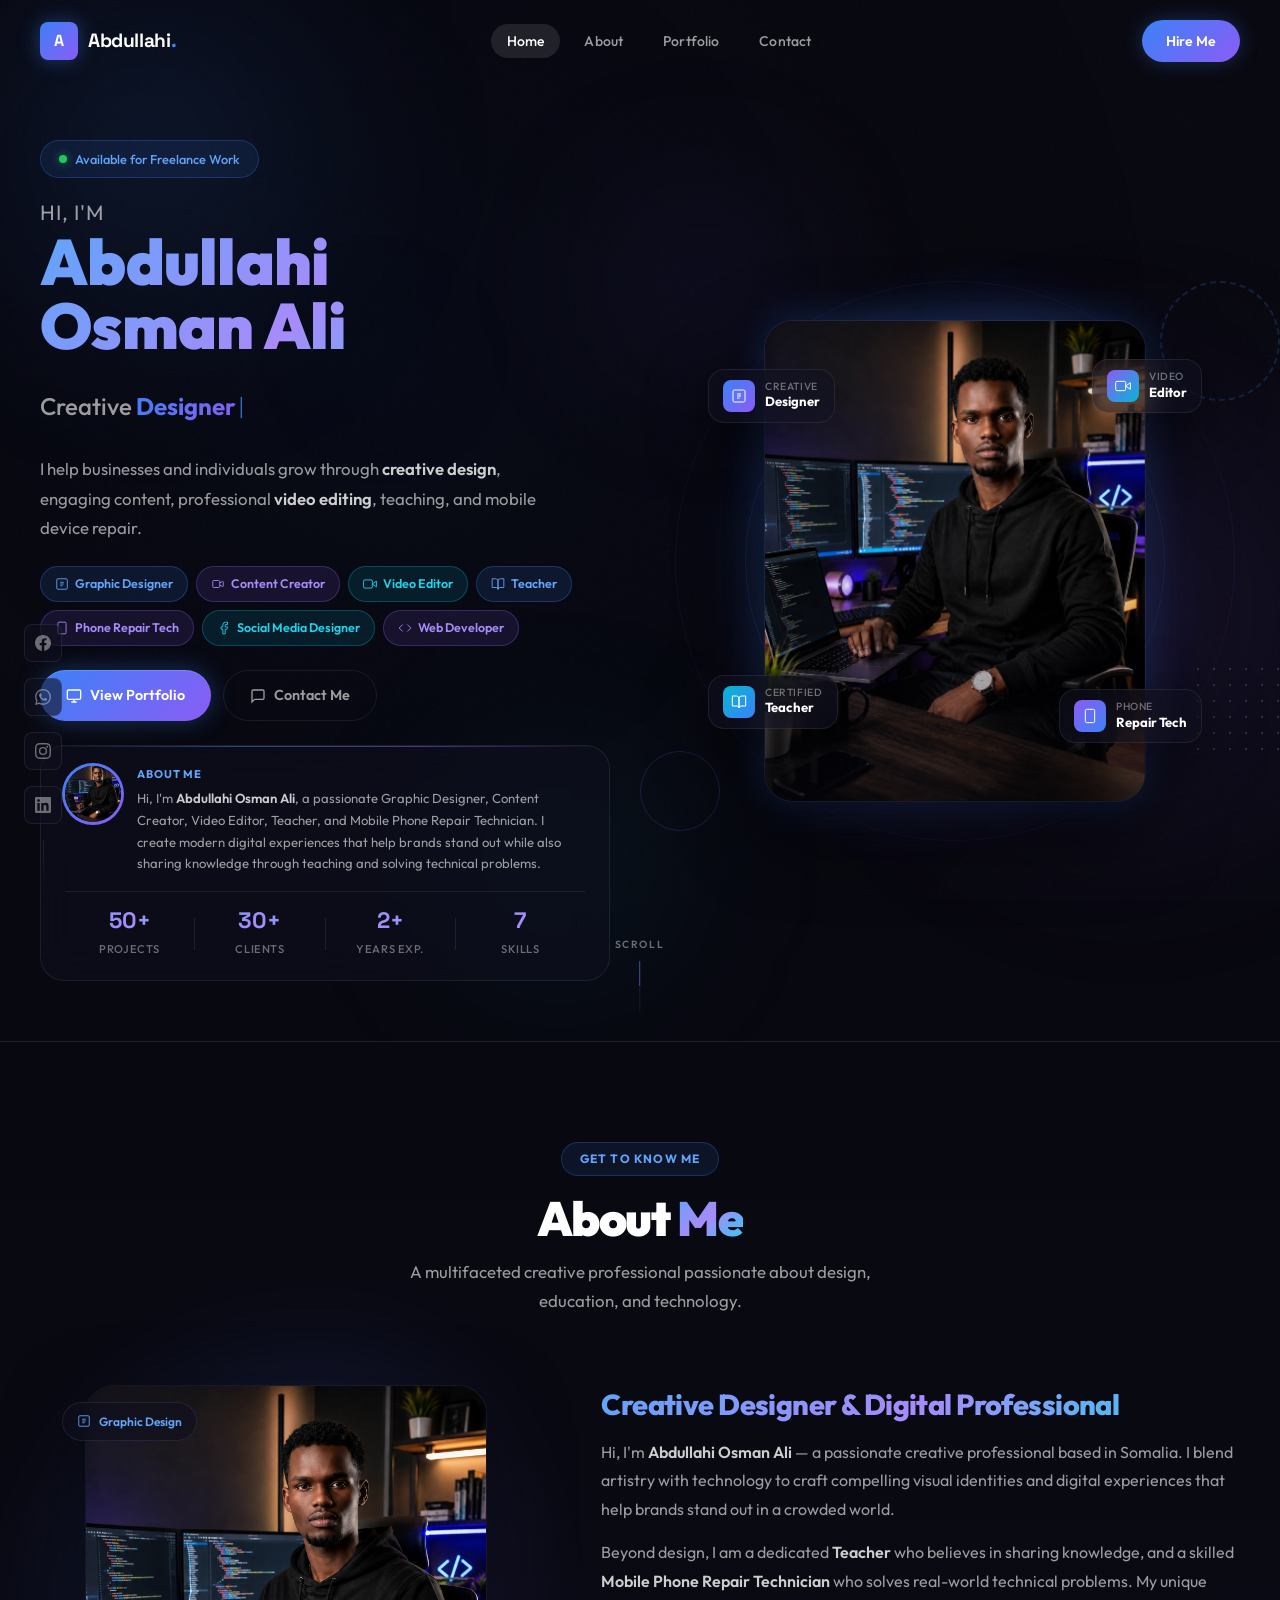
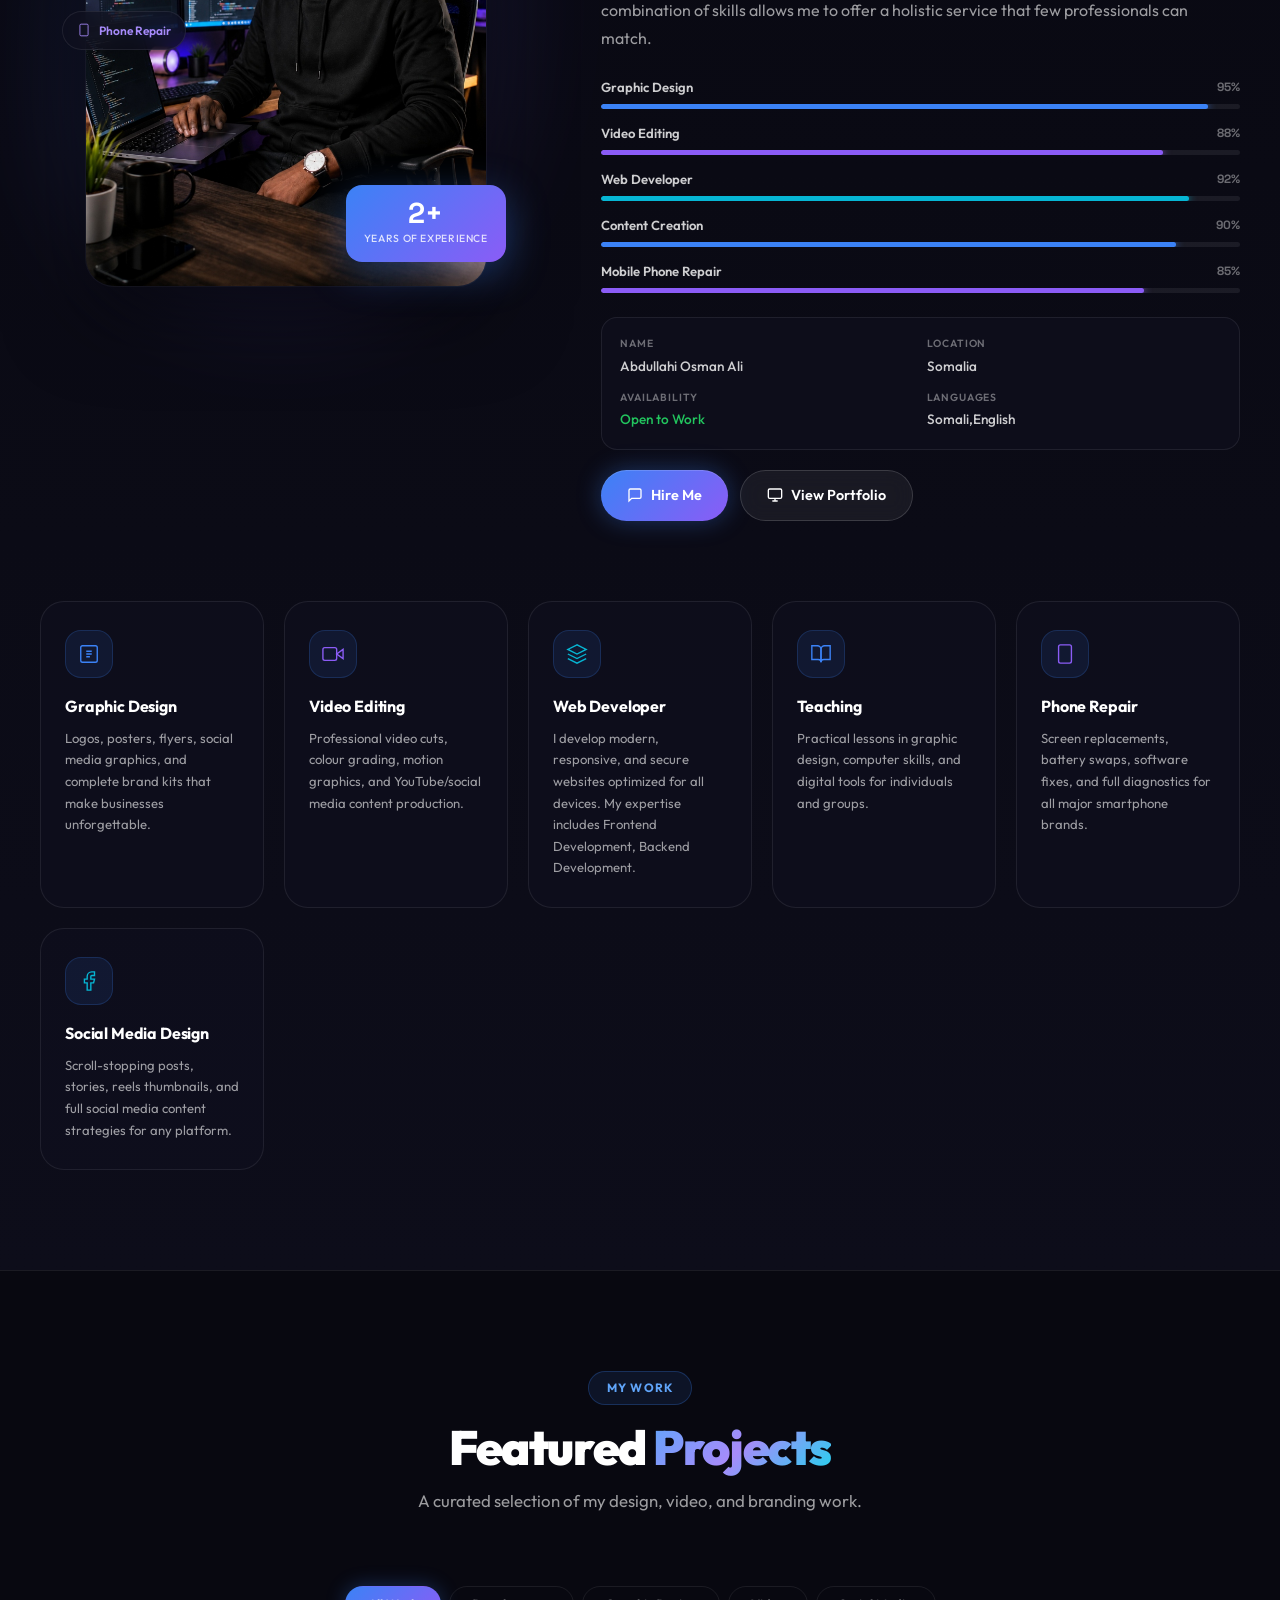
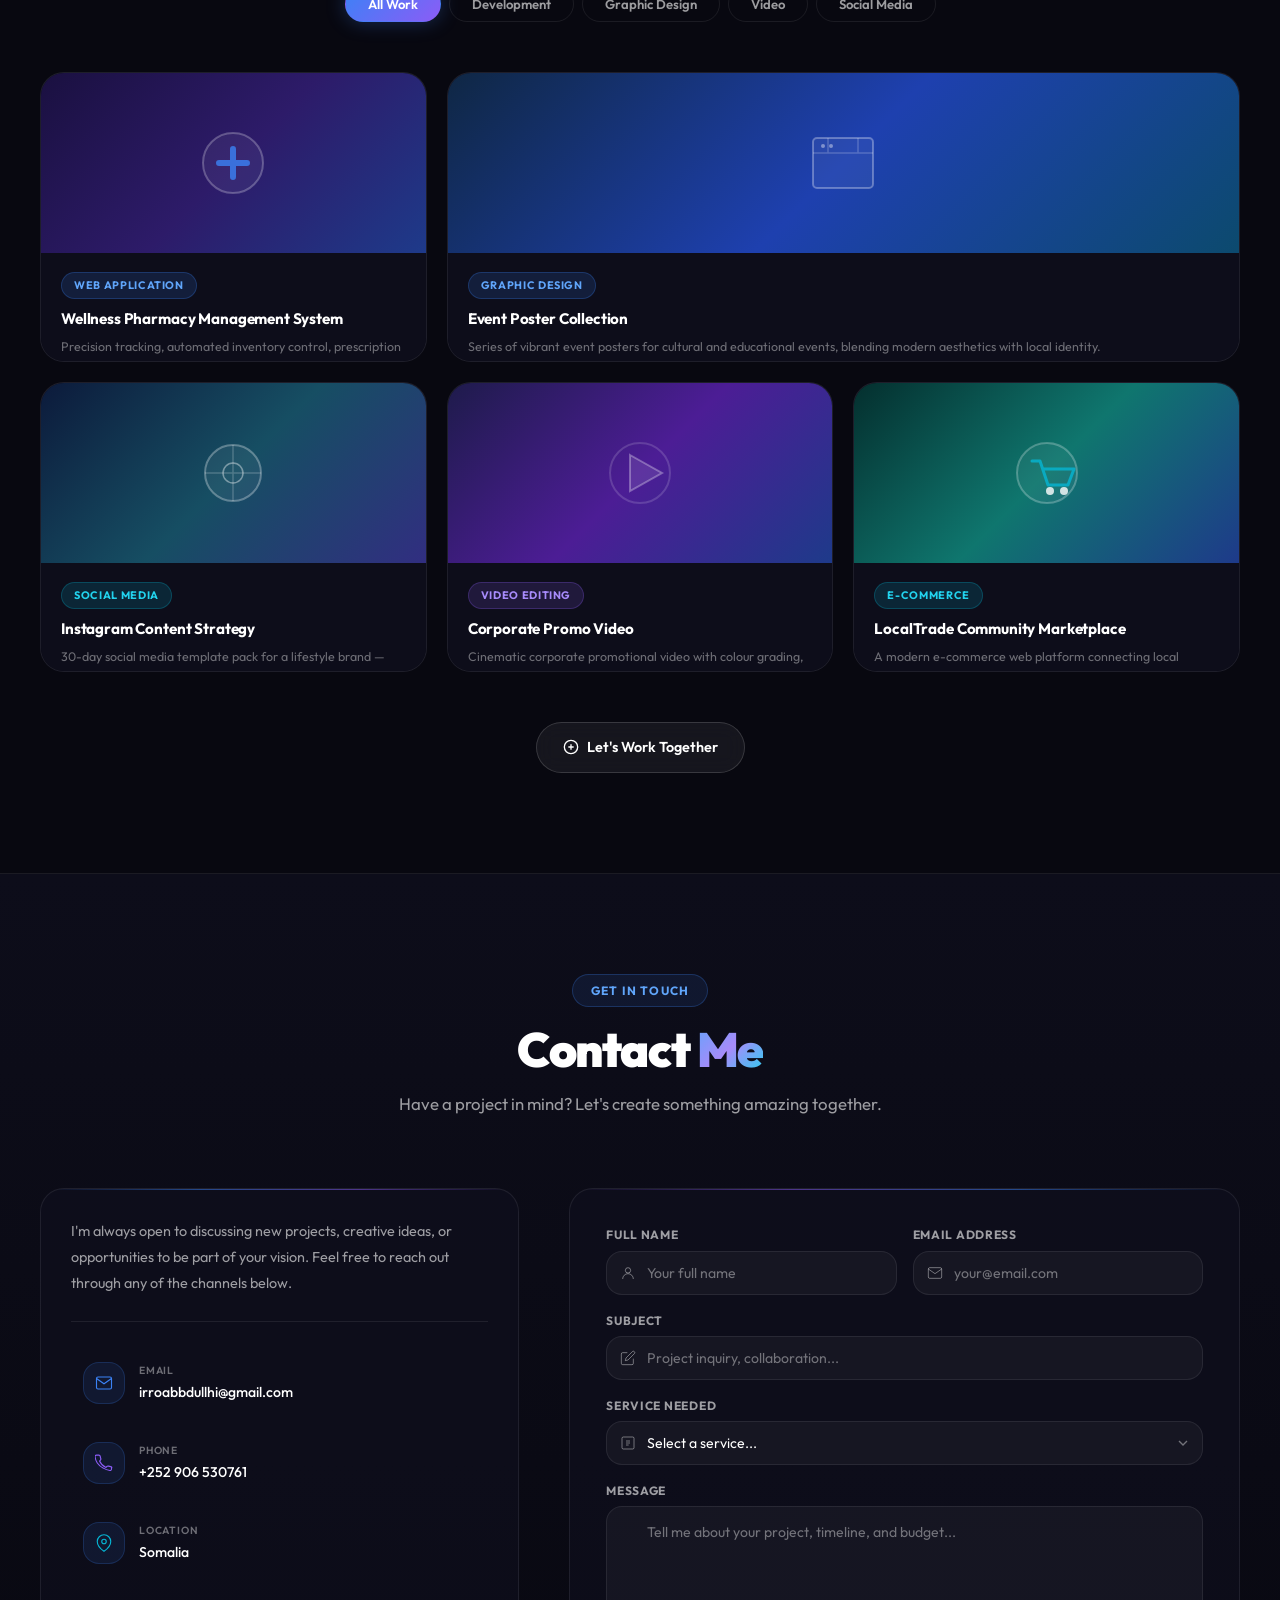
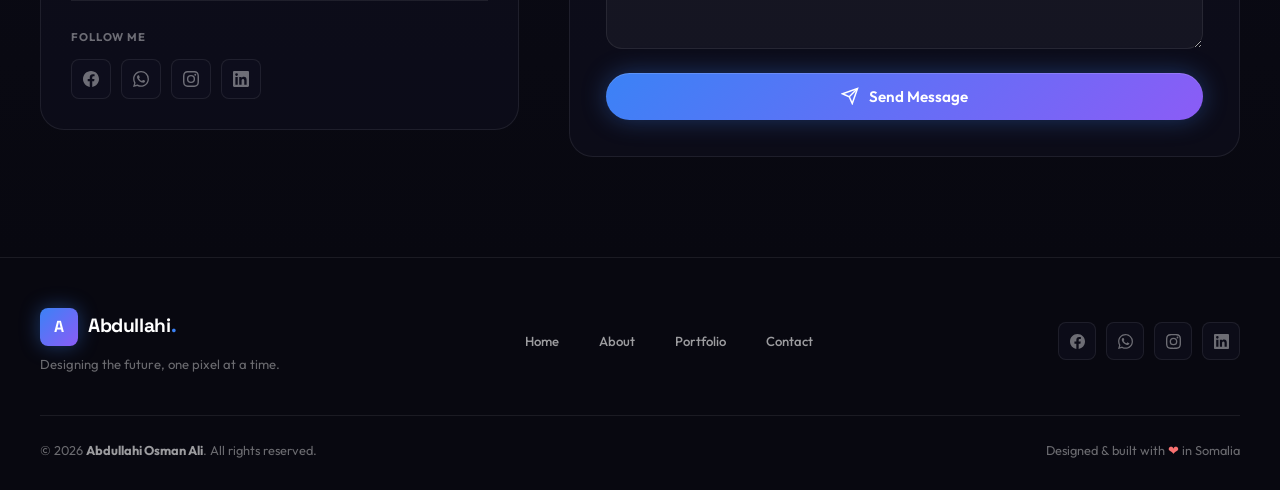
<file: index.html>
<!DOCTYPE html>
<html lang="en">
<head>
  <meta charset="UTF-8" />
  <meta name="viewport" content="width=device-width, initial-scale=1.0" />
  <title>Abdullahi Osman Ali — Creative Designer & Digital Professional</title>
  <meta name="description" content="Portfolio of Abdullahi Osman Ali — Graphic Designer, Content Creator, Video Editor, Teacher & Mobile Phone Repair Technician. I help businesses grow through creative design and digital expertise." />
  <meta name="keywords" content="Abdullahi Osman Ali, Graphic Designer, Content Creator, Video Editor, Teacher, Mobile Phone Repair, Brand Identity, Social Media Designer, Freelancer" />
  <meta name="author" content="Abdullahi Osman Ali" />
  <meta property="og:title" content="Abdullahi Osman Ali — Creative Designer & Digital Professional" />
  <meta property="og:description" content="I help businesses and individuals grow through creative design, engaging content, professional video editing, teaching, and mobile device repair." />
  <meta property="og:type" content="website" />
  <link rel="preconnect" href="https://fonts.googleapis.com" />
  <link rel="preconnect" href="https://fonts.gstatic.com" crossorigin />
  <link href="https://fonts.googleapis.com/css2?family=Outfit:wght@300;400;500;600;700;800;900&family=Space+Grotesk:wght@300;400;500;600;700&display=swap" rel="stylesheet" />
  <link rel="stylesheet" href="style.css" />
</head>
<body>

  <!-- Animated Background Canvas -->
  <canvas id="bgCanvas" aria-hidden="true"></canvas>

  <!-- Noise Overlay -->
  <div class="noise-overlay" aria-hidden="true"></div>

  <!-- Navigation -->
  <nav class="navbar" id="navbar" role="navigation" aria-label="Main navigation">
    <div class="nav-container">
      <a href="#hero" class="nav-logo" aria-label="Abdullahi Osman Ali - Home">
        <span class="logo-icon" aria-hidden="true">A</span>
        <span class="logo-text">Abdullahi<span class="logo-accent">.</span></span>
      </a>
      <ul class="nav-links" role="list">
        <li><a href="#hero" class="nav-link active" id="nav-home">Home</a></li>
        <li><a href="#about" class="nav-link" id="nav-about">About</a></li>
        <li><a href="#portfolio" class="nav-link" id="nav-portfolio">Portfolio</a></li>
        <li><a href="#contact" class="nav-link" id="nav-contact">Contact</a></li>
      </ul>
      <a href="#contact" class="nav-cta" id="nav-hire-btn" aria-label="Hire Abdullahi">Hire Me</a>
      <button class="menu-toggle" id="menuToggle" aria-label="Toggle mobile menu" aria-expanded="false">
        <span></span><span></span><span></span>
      </button>
    </div>
    <!-- Mobile Menu -->
    <div class="mobile-menu" id="mobileMenu" role="dialog" aria-label="Mobile navigation">
      <ul role="list">
        <li><a href="#hero" class="mobile-link">Home</a></li>
        <li><a href="#about" class="mobile-link">About</a></li>
        <li><a href="#portfolio" class="mobile-link">Portfolio</a></li>
        <li><a href="#contact" class="mobile-link">Contact</a></li>
      </ul>
    </div>
  </nav>

  <!-- Hero Section -->
  <main>
    <section class="hero" id="hero" aria-label="Hero section">

      <!-- Floating Decorative Orbs -->
      <div class="orb orb-1" aria-hidden="true"></div>
      <div class="orb orb-2" aria-hidden="true"></div>
      <div class="orb orb-3" aria-hidden="true"></div>
      <div class="orb orb-4" aria-hidden="true"></div>

      <!-- Floating Creative Icons -->
      <div class="floating-icons" aria-hidden="true">
        <div class="float-icon fi-1" title="Design">
          <svg viewBox="0 0 24 24" fill="none" stroke="currentColor" stroke-width="1.5"><path d="M12 2l3.09 6.26L22 9.27l-5 4.87 1.18 6.88L12 17.77l-6.18 3.25L7 14.14 2 9.27l6.91-1.01L12 2z"/></svg>
        </div>
        <div class="float-icon fi-2" title="Video">
          <svg viewBox="0 0 24 24" fill="none" stroke="currentColor" stroke-width="1.5"><path d="M15 10l4.553-2.276A1 1 0 0121 8.723v6.554a1 1 0 01-1.447.894L15 14M3 8a2 2 0 012-2h8a2 2 0 012 2v8a2 2 0 01-2 2H5a2 2 0 01-2-2V8z"/></svg>
        </div>
        <div class="float-icon fi-3" title="Photo">
          <svg viewBox="0 0 24 24" fill="none" stroke="currentColor" stroke-width="1.5"><path d="M23 19a2 2 0 01-2 2H3a2 2 0 01-2-2V8a2 2 0 012-2h4l2-3h6l2 3h4a2 2 0 012 2z"/><circle cx="12" cy="13" r="4"/></svg>
        </div>
        <div class="float-icon fi-4" title="Code">
          <svg viewBox="0 0 24 24" fill="none" stroke="currentColor" stroke-width="1.5"><polyline points="16 18 22 12 16 6"/><polyline points="8 6 2 12 8 18"/></svg>
        </div>
        <div class="float-icon fi-5" title="Palette">
          <svg viewBox="0 0 24 24" fill="none" stroke="currentColor" stroke-width="1.5"><circle cx="12" cy="12" r="10"/><path d="M12 8c0 2.21-1.79 4-4 4-.83 0-1.59-.26-2.22-.68A9.96 9.96 0 0012 22c5.52 0 10-4.48 10-10H12V8z"/></svg>
        </div>
        <div class="float-icon fi-6" title="Phone">
          <svg viewBox="0 0 24 24" fill="none" stroke="currentColor" stroke-width="1.5"><rect x="5" y="2" width="14" height="20" rx="2"/><line x1="12" y1="18" x2="12.01" y2="18"/></svg>
        </div>
        <div class="float-icon fi-7" title="Brand">
          <svg viewBox="0 0 24 24" fill="none" stroke="currentColor" stroke-width="1.5"><path d="M12 2L2 7l10 5 10-5-10-5zM2 17l10 5 10-5M2 12l10 5 10-5"/></svg>
        </div>
        <div class="float-icon fi-8" title="Teach">
          <svg viewBox="0 0 24 24" fill="none" stroke="currentColor" stroke-width="1.5"><path d="M2 3h6a4 4 0 014 4v14a3 3 0 00-3-3H2z"/><path d="M22 3h-6a4 4 0 00-4 4v14a3 3 0 013-3h7z"/></svg>
        </div>
      </div>

      <!-- Hero Content -->
      <div class="hero-content">

        <!-- LEFT: Text Side -->
        <div class="hero-text" id="hero-text">

          <!-- Status Badge -->
          <div class="status-badge" id="status-badge">
            <span class="status-dot" aria-hidden="true"></span>
            <span>Available for Freelance Work</span>
          </div>

          <!-- Main Headline -->
          <h1 class="hero-headline" id="hero-headline">
            <span class="headline-greeting">Hi, I'm</span>
            <span class="headline-name">Abdullahi<br><span class="name-last">Osman Ali</span></span>
          </h1>

          <!-- Typing Effect Subtitle -->
          <div class="hero-subtitle" id="hero-subtitle" aria-live="polite">
            <span class="subtitle-static">Creative </span>
            <span class="typing-wrapper">
              <span class="typing-text" id="typingText" aria-label="Job title rotating display"></span>
              <span class="typing-cursor" aria-hidden="true">|</span>
            </span>
          </div>

          <!-- Intro Paragraph -->
          <p class="hero-intro" id="hero-intro">
            I help businesses and individuals grow through <strong>creative design</strong>, engaging content, professional <strong>video editing</strong>, teaching, and mobile device repair.
          </p>

          <!-- Skills Badges -->
          <div class="skills-grid" id="skills-grid" role="list" aria-label="Professional skills">
            <div class="skill-badge badge-blue" role="listitem">
              <svg class="skill-icon" viewBox="0 0 24 24" fill="none" stroke="currentColor" stroke-width="1.5" aria-hidden="true"><rect x="3" y="3" width="18" height="18" rx="2"/><path d="M9 9h6M9 12h6M9 15h4"/></svg>
              Graphic Designer
            </div>
            <div class="skill-badge badge-purple" role="listitem">
              <svg class="skill-icon" viewBox="0 0 24 24" fill="none" stroke="currentColor" stroke-width="1.5" aria-hidden="true"><path d="M15 10l4.553-2.276A1 1 0 0121 8.723v6.554a1 1 0 01-1.447.894L15 14M3 8a2 2 0 012-2h8a2 2 0 012 2v8a2 2 0 01-2 2H5a2 2 0 01-2-2V8z"/></svg>
              Content Creator
            </div>
            <div class="skill-badge badge-cyan" role="listitem">
              <svg class="skill-icon" viewBox="0 0 24 24" fill="none" stroke="currentColor" stroke-width="1.5" aria-hidden="true"><polygon points="23 7 16 12 23 17 23 7"/><rect x="1" y="5" width="15" height="14" rx="2"/></svg>
              Video Editor
            </div>
            <div class="skill-badge badge-blue" role="listitem">
              <svg class="skill-icon" viewBox="0 0 24 24" fill="none" stroke="currentColor" stroke-width="1.5" aria-hidden="true"><path d="M2 3h6a4 4 0 014 4v14a3 3 0 00-3-3H2z"/><path d="M22 3h-6a4 4 0 00-4 4v14a3 3 0 013-3h7z"/></svg>
              Teacher
            </div>
            <div class="skill-badge badge-purple" role="listitem">
              <svg class="skill-icon" viewBox="0 0 24 24" fill="none" stroke="currentColor" stroke-width="1.5" aria-hidden="true"><rect x="5" y="2" width="14" height="20" rx="2"/><line x1="12" y1="18" x2="12.01" y2="18"/></svg>
              Phone Repair Tech
            </div>
            <div class="skill-badge badge-cyan" role="listitem">
              <svg class="skill-icon" viewBox="0 0 24 24" fill="none" stroke="currentColor" stroke-width="1.5" aria-hidden="true"><path d="M18 2h-3a5 5 0 00-5 5v3H7v4h3v8h4v-8h3l1-4h-4V7a1 1 0 011-1h3z"/></svg>
              Social Media Designer
            </div>
           
            <div class="skill-badge badge-purple" role="listitem">
              <svg class="skill-icon" viewBox="0 0 24 24" fill="none" stroke="currentColor" stroke-width="1.5" aria-hidden="true"><polyline points="16 18 22 12 16 6"/><polyline points="8 6 2 12 8 18"/></svg>
              Web Developer
            </div>
          </div>

          <!-- CTA Buttons -->
          <div class="hero-buttons" id="hero-buttons">
            <a href="#portfolio" class="btn btn-primary" id="btn-portfolio">
              <svg viewBox="0 0 24 24" fill="none" stroke="currentColor" stroke-width="2" aria-hidden="true"><rect x="2" y="3" width="20" height="14" rx="2"/><path d="M8 21h8M12 17v4"/></svg>
              View Portfolio
            </a>
            <a href="#contact" class="btn btn-ghost" id="btn-contact">
              <svg viewBox="0 0 24 24" fill="none" stroke="currentColor" stroke-width="2" aria-hidden="true"><path d="M21 15a2 2 0 01-2 2H7l-4 4V5a2 2 0 012-2h14a2 2 0 012 2z"/></svg>
              Contact Me
            </a>
          </div>

          <!-- About Card -->
          <div class="about-card" id="about-card">
            <div class="about-card-inner">
              <div class="about-avatar" aria-hidden="true">
                <img src="portrait.jpg" alt="Abdullahi Osman Ali" class="about-avatar-img" />
                <div class="about-avatar-ring" aria-hidden="true"></div>
              </div>
              <div class="about-card-text">
                <p class="about-card-title">About Me</p>
                <p class="about-card-body">
                  Hi, I'm <strong>Abdullahi Osman Ali</strong>, a passionate Graphic Designer, Content Creator, Video Editor, Teacher, and Mobile Phone Repair Technician. I create modern digital experiences that help brands stand out while also sharing knowledge through teaching and solving technical problems.
                </p>
              </div>
            </div>
            <!-- Stats Row -->
            <div class="about-stats" aria-label="Key statistics">
              <div class="stat-item">
                <span class="stat-num" data-target="50" aria-label="50 plus projects">50+</span>
                <span class="stat-label">Projects</span>
              </div>
              <div class="stat-divider" aria-hidden="true"></div>
              <div class="stat-item">
                <span class="stat-num" data-target="30" aria-label="30 plus clients">30+</span>
                <span class="stat-label">Clients</span>
              </div>
              <div class="stat-divider" aria-hidden="true"></div>
              <div class="stat-item">
                <span class="stat-num" data-target="5" aria-label="5 plus years">2+</span>
                <span class="stat-label">Years Exp.</span>
              </div>
              <div class="stat-divider" aria-hidden="true"></div>
              <div class="stat-item">
                <span class="stat-num" data-target="8" aria-label="8 specializations">7</span>
                <span class="stat-label">Skills</span>
              </div>
            </div>
          </div>

        </div><!-- /hero-text -->

        <!-- RIGHT: Image Side -->
        <div class="hero-image-side" id="hero-image-side" aria-label="Professional portrait">

          <!-- Glow Ring -->
          <div class="image-glow-ring" aria-hidden="true"></div>
          <div class="image-glow-ring ring-2" aria-hidden="true"></div>

          <!-- Main Portrait Frame -->
          <div class="portrait-frame" id="parallaxFrame">
            <div class="portrait-blob" aria-hidden="true"></div>
            <div class="portrait-container">
              <img
                src="portrait.jpg"
                alt="Abdullahi Osman Ali — Creative Designer and Digital Professional at his workstation"
                class="portrait-img"
                id="portrait-img"
                loading="eager"
              />
              <div class="portrait-overlay" aria-hidden="true"></div>
            </div>

            <!-- Floating Info Cards around portrait -->
            <div class="info-card card-top-left" aria-label="Design work indicator">
              <div class="info-card-icon" aria-hidden="true">
                <svg viewBox="0 0 24 24" fill="none" stroke="currentColor" stroke-width="1.5"><rect x="3" y="3" width="18" height="18" rx="2"/><path d="M9 9h6M9 12h6M9 15h4"/></svg>
              </div>
              <div>
                <p class="info-card-label">Creative</p>
                <p class="info-card-value">Designer</p>
              </div>
            </div>

            <div class="info-card card-top-right" aria-label="Video editing indicator">
              <div class="info-card-icon" aria-hidden="true">
                <svg viewBox="0 0 24 24" fill="none" stroke="currentColor" stroke-width="1.5"><polygon points="23 7 16 12 23 17 23 7"/><rect x="1" y="5" width="15" height="14" rx="2"/></svg>
              </div>
              <div>
                <p class="info-card-label">Video</p>
                <p class="info-card-value">Editor</p>
              </div>
            </div>

            <div class="info-card card-bottom-left" aria-label="Teaching indicator">
              <div class="info-card-icon" aria-hidden="true">
                <svg viewBox="0 0 24 24" fill="none" stroke="currentColor" stroke-width="1.5"><path d="M2 3h6a4 4 0 014 4v14a3 3 0 00-3-3H2z"/><path d="M22 3h-6a4 4 0 00-4 4v14a3 3 0 013-3h7z"/></svg>
              </div>
              <div>
                <p class="info-card-label">Certified</p>
                <p class="info-card-value">Teacher</p>
              </div>
            </div>

            <div class="info-card card-bottom-right" aria-label="Phone repair indicator">
              <div class="info-card-icon" aria-hidden="true">
                <svg viewBox="0 0 24 24" fill="none" stroke="currentColor" stroke-width="1.5"><rect x="5" y="2" width="14" height="20" rx="2"/><line x1="12" y1="18" x2="12.01" y2="18"/></svg>
              </div>
              <div>
                <p class="info-card-label">Phone</p>
                <p class="info-card-value">Repair Tech</p>
              </div>
            </div>

          </div><!-- /portrait-frame -->

          <!-- Decorative Circles -->
          <div class="deco-circle circle-1" aria-hidden="true"></div>
          <div class="deco-circle circle-2" aria-hidden="true"></div>
          <div class="deco-dot-grid" aria-hidden="true"></div>

        </div><!-- /hero-image-side -->

      </div><!-- /hero-content -->

      <!-- Scroll Indicator -->
      <div class="scroll-indicator" id="scroll-indicator" aria-label="Scroll down to explore">
        <span class="scroll-text">Scroll</span>
        <div class="scroll-line" aria-hidden="true">
          <div class="scroll-line-inner"></div>
        </div>
      </div>

    </section>

    <!-- ==============================
         ABOUT SECTION
         ============================== -->
    <section class="about-section" id="about" aria-label="About Abdullahi Osman Ali">
      <div class="section-container">

        <!-- Section Header -->
        <div class="section-header reveal">
          <span class="section-tag">Get To Know Me</span>
          <h2 class="section-title">About <span class="grad-text">Me</span></h2>
          <p class="section-subtitle">A multifaceted creative professional passionate about design, education, and technology.</p>
        </div>

        <div class="about-grid">

          <!-- Left: Image Column -->
          <div class="about-img-col reveal">
            <div class="about-img-wrapper">
              <div class="about-img-blob" aria-hidden="true"></div>
              <img src="portrait.jpg" alt="Abdullahi Osman Ali — sitting at his professional workstation" class="about-full-img" />
              <!-- Experience Badge -->
              <div class="about-exp-badge">
                <span class="exp-num">2+</span>
                <span class="exp-label">Years of Experience</span>
              </div>
              <!-- Floating Skill Pill -->
              <div class="about-skill-pill pill-1">
                <svg viewBox="0 0 24 24" fill="none" stroke="currentColor" stroke-width="1.5"><rect x="3" y="3" width="18" height="18" rx="2"/><path d="M9 9h6M9 12h6M9 15h4"/></svg>
                Graphic Design
              </div>
              <div class="about-skill-pill pill-2">
                <svg viewBox="0 0 24 24" fill="none" stroke="currentColor" stroke-width="1.5"><rect x="5" y="2" width="14" height="20" rx="2"/><line x1="12" y1="18" x2="12.01" y2="18"/></svg>
                Phone Repair
              </div>
            </div>
          </div>

          <!-- Right: Text Column -->
          <div class="about-text-col reveal">
            <div class="about-intro-block">
              <h3 class="about-heading">Creative Designer &amp; Digital Professional</h3>
              <p class="about-para">
                Hi, I'm <strong>Abdullahi Osman Ali</strong> — a passionate creative professional based in Somalia. I blend artistry with technology to craft compelling visual identities and digital experiences that help brands stand out in a crowded world.
              </p>
              <p class="about-para">
                Beyond design, I am a dedicated <strong>Teacher</strong> who believes in sharing knowledge, and a skilled <strong>Mobile Phone Repair Technician</strong> who solves real-world technical problems. My unique combination of skills allows me to offer a holistic service that few professionals can match.
              </p>
            </div>

            <!-- Skills Progress Bars -->
            <div class="skills-progress" aria-label="Skill proficiency levels">
              <div class="skill-bar-item">
                <div class="skill-bar-header">
                  <span class="skill-bar-label">Graphic Design</span>
                  <span class="skill-bar-pct">95%</span>
                </div>
                <div class="skill-bar-track"><div class="skill-bar-fill" data-width="95" style="--bar-color: var(--blue)"></div></div>
              </div>
              <div class="skill-bar-item">
                <div class="skill-bar-header">
                  <span class="skill-bar-label">Video Editing</span>
                  <span class="skill-bar-pct">88%</span>
                </div>
                <div class="skill-bar-track"><div class="skill-bar-fill" data-width="88" style="--bar-color: var(--purple)"></div></div>
              </div>
              <div class="skill-bar-item">
                <div class="skill-bar-header">
                  <span class="skill-bar-label">Web Developer</span>
                  <span class="skill-bar-pct">92%</span>
                </div>
                <div class="skill-bar-track"><div class="skill-bar-fill" data-width="92" style="--bar-color: var(--cyan)"></div></div>
              </div>
              <div class="skill-bar-item">
                <div class="skill-bar-header">
                  <span class="skill-bar-label">Content Creation</span>
                  <span class="skill-bar-pct">90%</span>
                </div>
                <div class="skill-bar-track"><div class="skill-bar-fill" data-width="90" style="--bar-color: var(--blue)"></div></div>
              </div>
              <div class="skill-bar-item">
                <div class="skill-bar-header">
                  <span class="skill-bar-label">Mobile Phone Repair</span>
                  <span class="skill-bar-pct">85%</span>
                </div>
                <div class="skill-bar-track"><div class="skill-bar-fill" data-width="85" style="--bar-color: var(--purple)"></div></div>
              </div>
            </div>

            <!-- Info Grid -->
            <div class="about-info-grid">
              <div class="about-info-item">
                <span class="about-info-label">Name</span>
                <span class="about-info-value">Abdullahi Osman Ali</span>
              </div>
              <div class="about-info-item">
                <span class="about-info-label">Location</span>
                <span class="about-info-value">Somalia</span>
              </div>
              <div class="about-info-item">
                <span class="about-info-label">Availability</span>
                <span class="about-info-value avail-green">Open to Work</span>
              </div>
              <div class="about-info-item">
                <span class="about-info-label">Languages</span>
                <span class="about-info-value">Somali,English</span>
              </div>
            </div>

            <!-- About CTAs -->
            <div class="about-ctas">
              <a href="#contact" class="btn btn-primary" id="about-contact-btn">
                <svg viewBox="0 0 24 24" fill="none" stroke="currentColor" stroke-width="2"><path d="M21 15a2 2 0 01-2 2H7l-4 4V5a2 2 0 012-2h14a2 2 0 012 2z"/></svg>
                Hire Me
              </a>
              <a href="#portfolio" class="btn btn-secondary" id="about-portfolio-btn">
                <svg viewBox="0 0 24 24" fill="none" stroke="currentColor" stroke-width="2"><rect x="2" y="3" width="20" height="14" rx="2"/><path d="M8 21h8M12 17v4"/></svg>
                View Portfolio
              </a>
            </div>
          </div>

        </div><!-- /about-grid -->

        <!-- Services Cards -->
        <div class="services-row reveal">
          <div class="service-card">
            <div class="service-icon" style="--svc-color:var(--blue)">
              <svg viewBox="0 0 24 24" fill="none" stroke="currentColor" stroke-width="1.5"><rect x="3" y="3" width="18" height="18" rx="2"/><path d="M9 9h6M9 12h6M9 15h4"/></svg>
            </div>
            <h4 class="service-title">Graphic Design</h4>
            <p class="service-desc">Logos, posters, flyers, social media graphics, and complete brand kits that make businesses unforgettable.</p>
          </div>
          <div class="service-card">
            <div class="service-icon" style="--svc-color:var(--purple)">
              <svg viewBox="0 0 24 24" fill="none" stroke="currentColor" stroke-width="1.5"><polygon points="23 7 16 12 23 17 23 7"/><rect x="1" y="5" width="15" height="14" rx="2"/></svg>
            </div>
            <h4 class="service-title">Video Editing</h4>
            <p class="service-desc">Professional video cuts, colour grading, motion graphics, and YouTube/social media content production.</p>
          </div>
          <div class="service-card">
            <div class="service-icon" style="--svc-color:var(--cyan)">
              <svg viewBox="0 0 24 24" fill="none" stroke="currentColor" stroke-width="1.5"><path d="M12 2L2 7l10 5 10-5-10-5zM2 17l10 5 10-5M2 12l10 5 10-5"/></svg>
            </div>
            <h4 class="service-title">Web Developer</h4>
            <p class="service-desc">I develop modern, responsive, and secure websites optimized for all devices. My expertise includes Frontend Development, Backend Development.</p>
          </div>
          <div class="service-card">
            <div class="service-icon" style="--svc-color:var(--blue)">
              <svg viewBox="0 0 24 24" fill="none" stroke="currentColor" stroke-width="1.5"><path d="M2 3h6a4 4 0 014 4v14a3 3 0 00-3-3H2z"/><path d="M22 3h-6a4 4 0 00-4 4v14a3 3 0 013-3h7z"/></svg>
            </div>
            <h4 class="service-title">Teaching</h4>
            <p class="service-desc">Practical lessons in graphic design, computer skills, and digital tools for individuals and groups.</p>
          </div>
          <div class="service-card">
            <div class="service-icon" style="--svc-color:var(--purple)">
              <svg viewBox="0 0 24 24" fill="none" stroke="currentColor" stroke-width="1.5"><rect x="5" y="2" width="14" height="20" rx="2"/><line x1="12" y1="18" x2="12.01" y2="18"/></svg>
            </div>
            <h4 class="service-title">Phone Repair</h4>
            <p class="service-desc">Screen replacements, battery swaps, software fixes, and full diagnostics for all major smartphone brands.</p>
          </div>
          <div class="service-card">
            <div class="service-icon" style="--svc-color:var(--cyan)">
              <svg viewBox="0 0 24 24" fill="none" stroke="currentColor" stroke-width="1.5"><path d="M18 2h-3a5 5 0 00-5 5v3H7v4h3v8h4v-8h3l1-4h-4V7a1 1 0 011-1h3z"/></svg>
            </div>
            <h4 class="service-title">Social Media Design</h4>
            <p class="service-desc">Scroll-stopping posts, stories, reels thumbnails, and full social media content strategies for any platform.</p>
          </div>
        </div>

      </div>
    </section>

    <!-- ==============================
         PORTFOLIO SECTION
         ============================== -->
    <section class="portfolio-section" id="portfolio" aria-label="Portfolio projects">
      <div class="section-container">

        <div class="section-header reveal">
          <span class="section-tag">My Work</span>
          <h2 class="section-title">Featured <span class="grad-text">Projects</span></h2>
          <p class="section-subtitle">A curated selection of my design, video, and branding work.</p>
        </div>

        <!-- Filter Tabs -->
        <div class="portfolio-filters reveal" role="tablist" aria-label="Filter portfolio by category">
          <button class="filter-btn active" data-filter="all" role="tab" id="filter-all">All Work</button>
          <button class="filter-btn" data-filter="dev" role="tab" id="filter-dev">Development</button>
          <button class="filter-btn" data-filter="design" role="tab" id="filter-design">Graphic Design</button>
          <button class="filter-btn" data-filter="video" role="tab" id="filter-video">Video</button>
          <button class="filter-btn" data-filter="social" role="tab" id="filter-social">Social Media</button>
        </div>

        <!-- Portfolio Grid -->
        <div class="portfolio-grid" id="portfolioGrid" role="list">

          <!-- Project 1 -->
          <article class="portfolio-card reveal" data-category="dev" role="listitem">
            <div class="portfolio-card-img">
              <div class="portfolio-placeholder p-grad-1" aria-hidden="true">
                <svg viewBox="0 0 80 80" fill="none">
                  <circle cx="40" cy="40" r="30" stroke="rgba(255,255,255,0.25)" stroke-width="2" fill="rgba(255,255,255,0.05)"/>
                  <path d="M40 26v28M26 40h28" stroke="rgba(59,130,246,0.8)" stroke-width="6" stroke-linecap="round"/>
                </svg>
              </div>
              <div class="portfolio-card-overlay">
              <div class="portfolio-card-links">
                  <a href="projects/pharmacy-system/index.html" class="port-link" id="proj1-view" aria-label="View Wellness Pharmacy project" target="_blank" rel="noopener">
                    <svg viewBox="0 0 24 24" fill="none" stroke="currentColor" stroke-width="2"><path d="M18 13v6a2 2 0 01-2 2H5a2 2 0 01-2-2V8a2 2 0 012-2h6"/><polyline points="15 3 21 3 21 9"/><line x1="10" y1="14" x2="21" y2="3"/></svg>
                    View
                  </a>
                </div>
              </div>
            </div>
            <div class="portfolio-card-body">
              <span class="portfolio-tag tag-blue">Web Application</span>
              <h3 class="portfolio-card-title">Wellness Pharmacy Management System</h3>
              <p class="portfolio-card-desc">Precision tracking, automated inventory control, prescription tracking, and secure role-based logins for pharmacy operations.</p>
            </div>
          </article>

          <!-- Project 2 -->
          <article class="portfolio-card portfolio-card-wide reveal" data-category="design" role="listitem">
            <div class="portfolio-card-img">
              <div class="portfolio-placeholder p-grad-2" aria-hidden="true">
                <svg viewBox="0 0 80 80" fill="none"><rect x="10" y="15" width="60" height="50" rx="4" stroke="rgba(255,255,255,0.3)" stroke-width="2" fill="rgba(255,255,255,0.05)"/><path d="M10 30h60M25 15v15M55 15v15" stroke="rgba(255,255,255,0.2)" stroke-width="1.5"/><circle cx="20" cy="23" r="2" fill="rgba(255,255,255,0.4)"/><circle cx="28" cy="23" r="2" fill="rgba(255,255,255,0.4)"/></svg>
              </div>
              <div class="portfolio-card-overlay">
                <div class="portfolio-card-links">
                  <a href="#" class="port-link" id="proj2-view" aria-label="View project details">
                    <svg viewBox="0 0 24 24" fill="none" stroke="currentColor" stroke-width="2"><path d="M18 13v6a2 2 0 01-2 2H5a2 2 0 01-2-2V8a2 2 0 012-2h6"/><polyline points="15 3 21 3 21 9"/><line x1="10" y1="14" x2="21" y2="3"/></svg>
                    View
                  </a>
                </div>
              </div>
            </div>
            <div class="portfolio-card-body">
              <span class="portfolio-tag tag-blue">Graphic Design</span>
              <h3 class="portfolio-card-title">Event Poster Collection</h3>
              <p class="portfolio-card-desc">Series of vibrant event posters for cultural and educational events, blending modern aesthetics with local identity.</p>
            </div>
          </article>

          <!-- Project 3 -->
          <article class="portfolio-card reveal" data-category="social" role="listitem">
            <div class="portfolio-card-img">
              <div class="portfolio-placeholder p-grad-3" aria-hidden="true">
                <svg viewBox="0 0 80 80" fill="none"><circle cx="40" cy="40" r="28" stroke="rgba(255,255,255,0.3)" stroke-width="2" fill="rgba(255,255,255,0.05)"/><path d="M40 12v56M12 40h56" stroke="rgba(255,255,255,0.2)" stroke-width="1.5"/><circle cx="40" cy="40" r="10" stroke="rgba(255,255,255,0.4)" stroke-width="1.5"/></svg>
              </div>
              <div class="portfolio-card-overlay">
                <div class="portfolio-card-links">
                  <a href="#" class="port-link" id="proj3-view" aria-label="View project details">
                    <svg viewBox="0 0 24 24" fill="none" stroke="currentColor" stroke-width="2"><path d="M18 13v6a2 2 0 01-2 2H5a2 2 0 01-2-2V8a2 2 0 012-2h6"/><polyline points="15 3 21 3 21 9"/><line x1="10" y1="14" x2="21" y2="3"/></svg>
                    View
                  </a>
                </div>
              </div>
            </div>
            <div class="portfolio-card-body">
              <span class="portfolio-tag tag-cyan">Social Media</span>
              <h3 class="portfolio-card-title">Instagram Content Strategy</h3>
              <p class="portfolio-card-desc">30-day social media template pack for a lifestyle brand — posts, stories, reels covers, and highlights.</p>
            </div>
          </article>

          <!-- Project 4 -->
          <article class="portfolio-card reveal" data-category="video" role="listitem">
            <div class="portfolio-card-img">
              <div class="portfolio-placeholder p-grad-4" aria-hidden="true">
                <svg viewBox="0 0 80 80" fill="none"><polygon points="30,22 62,40 30,58" stroke="rgba(255,255,255,0.3)" stroke-width="2" fill="rgba(255,255,255,0.1)"/><circle cx="40" cy="40" r="30" stroke="rgba(255,255,255,0.15)" stroke-width="2"/></svg>
              </div>
              <div class="portfolio-card-overlay">
                <div class="portfolio-card-links">
                  <a href="#" class="port-link" id="proj4-view" aria-label="View project details">
                    <svg viewBox="0 0 24 24" fill="none" stroke="currentColor" stroke-width="2"><path d="M18 13v6a2 2 0 01-2 2H5a2 2 0 01-2-2V8a2 2 0 012-2h6"/><polyline points="15 3 21 3 21 9"/><line x1="10" y1="14" x2="21" y2="3"/></svg>
                    View
                  </a>
                </div>
              </div>
            </div>
            <div class="portfolio-card-body">
              <span class="portfolio-tag tag-purple">Video Editing</span>
              <h3 class="portfolio-card-title">Corporate Promo Video</h3>
              <p class="portfolio-card-desc">Cinematic corporate promotional video with colour grading, motion graphics, and professional sound design.</p>
            </div>
          </article>


          <!-- Project 6 -->
          <article class="portfolio-card reveal" data-category="dev" role="listitem">
            <div class="portfolio-card-img">
              <div class="portfolio-placeholder p-grad-6" aria-hidden="true">
                <svg viewBox="0 0 80 80" fill="none">
                  <circle cx="40" cy="40" r="30" stroke="rgba(255,255,255,0.25)" stroke-width="2" fill="rgba(255,255,255,0.05)"/>
                  <path d="M25 28h8l8 24h20l6-16H36" stroke="rgba(6,182,212,0.8)" stroke-width="3" stroke-linecap="round" stroke-linejoin="round"/>
                  <circle cx="43" cy="58" r="4" fill="rgba(255,255,255,0.8)"/>
                  <circle cx="57" cy="58" r="4" fill="rgba(255,255,255,0.8)"/>
                </svg>
              </div>
              <div class="portfolio-card-overlay">
                <div class="portfolio-card-links">
                  <a href="projects/localtrade-ecommerce/index.html" class="port-link" id="proj6-view" aria-label="View LocalTrade E-Commerce project" target="_blank" rel="noopener">
                    <svg viewBox="0 0 24 24" fill="none" stroke="currentColor" stroke-width="2"><path d="M18 13v6a2 2 0 01-2 2H5a2 2 0 01-2-2V8a2 2 0 012-2h6"/><polyline points="15 3 21 3 21 9"/><line x1="10" y1="14" x2="21" y2="3"/></svg>
                    View
                  </a>
                </div>
              </div>
            </div>
            <div class="portfolio-card-body">
              <span class="portfolio-tag tag-cyan">E-Commerce</span>
              <h3 class="portfolio-card-title">LocalTrade Community Marketplace</h3>
              <p class="portfolio-card-desc">A modern e-commerce web platform connecting local artisans with buyers, featuring category searches, carts, and vendor management.</p>
            </div>
          </article>

        </div><!-- /portfolio-grid -->

        <!-- Load More -->
        <div class="portfolio-more reveal">
          <a href="#contact" class="btn btn-secondary" id="btn-load-more">
            <svg viewBox="0 0 24 24" fill="none" stroke="currentColor" stroke-width="2"><circle cx="12" cy="12" r="10"/><path d="M12 8v8M8 12h8"/></svg>
            Let's Work Together
          </a>
        </div>

      </div>
    </section>

    <!-- ==============================
         CONTACT SECTION
         ============================== -->
    <section class="contact-section" id="contact" aria-label="Contact Abdullahi Osman Ali">
      <div class="section-container">

        <div class="section-header reveal">
          <span class="section-tag">Get In Touch</span>
          <h2 class="section-title">Contact <span class="grad-text">Me</span></h2>
          <p class="section-subtitle">Have a project in mind? Let's create something amazing together.</p>
        </div>

        <div class="contact-grid">

          <!-- Left: Info Column -->
          <div class="contact-info reveal">

            <div class="contact-info-card">
              <div class="contact-info-top">
                <p class="contact-intro-text">
                  I'm always open to discussing new projects, creative ideas, or opportunities to be part of your vision. Feel free to reach out through any of the channels below.
                </p>
              </div>

              <div class="contact-details">
                <a href="mailto:abdullahi@example.com" class="contact-detail-item" id="contact-email">
                  <div class="contact-detail-icon" style="--cd-color:var(--blue)">
                    <svg viewBox="0 0 24 24" fill="none" stroke="currentColor" stroke-width="1.5"><path d="M4 4h16c1.1 0 2 .9 2 2v12c0 1.1-.9 2-2 2H4c-1.1 0-2-.9-2-2V6c0-1.1.9-2 2-2z"/><polyline points="22,6 12,13 2,6"/></svg>
                  </div>
                  <div>
                    <span class="contact-detail-label">Email</span>
                    <span class="contact-detail-value">irroabbdullhi@gmail.com</span>
                  </div>
                </a>
                <a href="tel:+252612345678" class="contact-detail-item" id="contact-phone">
                  <div class="contact-detail-icon" style="--cd-color:var(--purple)">
                    <svg viewBox="0 0 24 24" fill="none" stroke="currentColor" stroke-width="1.5"><path d="M22 16.92v3a2 2 0 01-2.18 2 19.79 19.79 0 01-8.63-3.07A19.5 19.5 0 013.07 12a19.79 19.79 0 01-3.07-8.67A2 2 0 012 1.5h3a2 2 0 012 1.72c.127.96.361 1.903.7 2.81a2 2 0 01-.45 2.11L6.09 9.37A16 16 0 0014.63 17.91l1.27-1.27a2 2 0 012.11-.45c.907.339 1.85.573 2.81.7a2 2 0 011.72 2z"/></svg>
                  </div>
                  <div>
                    <span class="contact-detail-label">Phone</span>
                    <span class="contact-detail-value">+252 906 530761</span>
                  </div>
                </a>
                <div class="contact-detail-item" id="contact-location">
                  <div class="contact-detail-icon" style="--cd-color:var(--cyan)">
                    <svg viewBox="0 0 24 24" fill="none" stroke="currentColor" stroke-width="1.5"><path d="M21 10c0 7-9 13-9 13s-9-6-9-13a9 9 0 0118 0z"/><circle cx="12" cy="10" r="3"/></svg>
                  </div>
                  <div>
                    <span class="contact-detail-label">Location</span>
                    <span class="contact-detail-value">Somalia</span>
                  </div>
                </div>
              </div>

              <!-- Social Links -->
              <div class="contact-social">
                <p class="contact-social-label">Follow Me</p>
                <div class="contact-social-links">
                  <a href="https://www.facebook.com/share/18s1kGU1EE/" class="contact-social-btn" id="cs-facebook" aria-label="Facebook" target="_blank" rel="noopener">
                    <svg viewBox="0 0 24 24" fill="currentColor"><path d="M24 12.073c0-6.627-5.373-12-12-12s-12 5.373-12 12c0 5.99 4.388 10.954 10.125 11.854v-8.385H7.078v-3.47h3.047V9.43c0-3.007 1.792-4.669 4.533-4.669 1.312 0 2.686.235 2.686.235v2.953H15.83c-1.491 0-1.956.925-1.956 1.874v2.25h3.328l-.532 3.47h-2.796v8.385C19.612 23.027 24 18.062 24 12.073z"/></svg>
                  </a>
                  <a href="https://wa.me/252906530761?=Hello%20AbdullhiIrro" class="contact-social-btn" id="cs-whatsapp" aria-label="WhatsApp" target="_blank" rel="noopener">
                    <svg viewBox="0 0 24 24" fill="currentColor"><path d="M17.472 14.382c-.297-.149-1.758-.867-2.03-.967-.273-.099-.471-.148-.67.15-.197.297-.767.966-.94 1.164-.173.199-.347.223-.644.075-.297-.15-1.255-.463-2.39-1.475-.883-.788-1.48-1.761-1.653-2.059-.173-.297-.018-.458.13-.606.134-.133.298-.347.446-.52.149-.174.198-.298.298-.497.099-.198.05-.371-.025-.52-.075-.149-.669-1.612-.916-2.207-.242-.579-.487-.5-.669-.51-.173-.008-.371-.01-.57-.01-.198 0-.52.074-.792.372-.272.297-1.04 1.016-1.04 2.479 0 1.462 1.065 2.875 1.213 3.074.149.198 2.096 3.2 5.077 4.487.709.306 1.262.489 1.694.625.712.227 1.36.195 1.871.118.571-.085 1.758-.719 2.006-1.413.248-.694.248-1.289.173-1.413-.074-.124-.272-.198-.57-.347m-5.421 7.403h-.004a9.87 9.87 0 01-5.031-1.378l-.361-.214-3.741.982.998-3.648-.235-.374a9.86 9.86 0 01-1.51-5.26c.001-5.45 4.436-9.884 9.888-9.884 2.64 0 5.122 1.03 6.988 2.898a9.825 9.825 0 012.893 6.994c-.003 5.45-4.437 9.884-9.885 9.884m8.413-18.297A11.815 11.815 0 0012.05 0C5.495 0 .16 5.335.157 11.892c0 2.096.547 4.142 1.588 5.945L.057 24l6.305-1.654a11.882 11.882 0 005.683 1.448h.005c6.554 0 11.89-5.335 11.893-11.893a11.821 11.821 0 00-3.48-8.413z"/></svg>
                  </a>
                  <a href="https://instagram.com" class="contact-social-btn" id="cs-instagram" aria-label="Instagram" target="_blank" rel="noopener">
                    <svg viewBox="0 0 24 24" fill="currentColor"><path d="M12 2.163c3.204 0 3.584.012 4.85.07 3.252.148 4.771 1.691 4.919 4.919.058 1.265.069 1.645.069 4.849 0 3.205-.012 3.584-.069 4.849-.149 3.225-1.664 4.771-4.919 4.919-1.266.058-1.644.07-4.85.07-3.204 0-3.584-.012-4.849-.07-3.26-.149-4.771-1.699-4.919-4.92-.058-1.265-.07-1.644-.07-4.849 0-3.204.013-3.583.07-4.849.149-3.227 1.664-4.771 4.919-4.919 1.266-.057 1.645-.069 4.849-.069zM12 0C8.741 0 8.333.014 7.053.072 2.695.272.273 2.69.073 7.052.014 8.333 0 8.741 0 12c0 3.259.014 3.668.072 4.948.2 4.358 2.618 6.78 6.98 6.98C8.333 23.986 8.741 24 12 24c3.259 0 3.668-.014 4.948-.072 4.354-.2 6.782-2.618 6.979-6.98.059-1.28.073-1.689.073-4.948 0-3.259-.014-3.667-.072-4.947-.196-4.354-2.617-6.78-6.979-6.98C15.668.014 15.259 0 12 0zm0 5.838a6.162 6.162 0 100 12.324 6.162 6.162 0 000-12.324zM12 16a4 4 0 110-8 4 4 0 010 8zm6.406-11.845a1.44 1.44 0 100 2.881 1.44 1.44 0 000-2.881z"/></svg>
                  </a>
                  <a href="https://linkedin.com" class="contact-social-btn" id="cs-linkedin" aria-label="LinkedIn" target="_blank" rel="noopener">
                    <svg viewBox="0 0 24 24" fill="currentColor"><path d="M20.447 20.452h-3.554v-5.569c0-1.328-.027-3.037-1.852-3.037-1.853 0-2.136 1.445-2.136 2.939v5.667H9.351V9h3.414v1.561h.046c.477-.9 1.637-1.85 3.37-1.85 3.601 0 4.267 2.37 4.267 5.455v6.286zM5.337 7.433a2.062 2.062 0 01-2.063-2.065 2.064 2.064 0 112.063 2.065zm1.782 13.019H3.555V9h3.564v11.452zM22.225 0H1.771C.792 0 0 .774 0 1.729v20.542C0 23.227.792 24 1.771 24h20.451C23.2 24 24 23.227 24 22.271V1.729C24 .774 23.2 0 22.222 0h.003z"/></svg>
                  </a>
                </div>
              </div>
            </div>

          </div><!-- /contact-info -->

          <!-- Right: Form Column -->
          <div class="contact-form-col reveal">
            <form class="contact-form" id="contactForm" novalidate aria-label="Contact form">
              <div class="form-row">
                <div class="form-group">
                  <label for="form-name" class="form-label">Full Name</label>
                  <div class="form-input-wrap">
                    <svg class="form-input-icon" viewBox="0 0 24 24" fill="none" stroke="currentColor" stroke-width="1.5"><circle cx="12" cy="8" r="4"/><path d="M20 21a8 8 0 10-16 0"/></svg>
                    <input type="text" id="form-name" name="name" class="form-input" placeholder="Your full name" required autocomplete="name" />
                  </div>
                  <span class="form-error" id="error-name">Please enter your name.</span>
                </div>
                <div class="form-group">
                  <label for="form-email" class="form-label">Email Address</label>
                  <div class="form-input-wrap">
                    <svg class="form-input-icon" viewBox="0 0 24 24" fill="none" stroke="currentColor" stroke-width="1.5"><path d="M4 4h16c1.1 0 2 .9 2 2v12c0 1.1-.9 2-2 2H4c-1.1 0-2-.9-2-2V6c0-1.1.9-2 2-2z"/><polyline points="22,6 12,13 2,6"/></svg>
                    <input type="email" id="form-email" name="email" class="form-input" placeholder="your@email.com" required autocomplete="email" />
                  </div>
                  <span class="form-error" id="error-email">Please enter a valid email.</span>
                </div>
              </div>
              <div class="form-group">
                <label for="form-subject" class="form-label">Subject</label>
                <div class="form-input-wrap">
                  <svg class="form-input-icon" viewBox="0 0 24 24" fill="none" stroke="currentColor" stroke-width="1.5"><path d="M11 4H4a2 2 0 00-2 2v14a2 2 0 002 2h14a2 2 0 002-2v-7"/><path d="M18.5 2.5a2.121 2.121 0 013 3L12 15l-4 1 1-4 9.5-9.5z"/></svg>
                  <input type="text" id="form-subject" name="subject" class="form-input" placeholder="Project inquiry, collaboration..." required />
                </div>
                <span class="form-error" id="error-subject">Please enter a subject.</span>
              </div>
              <div class="form-group">
                <label for="form-service" class="form-label">Service Needed</label>
                <div class="form-input-wrap form-select-wrap">
                  <svg class="form-input-icon" viewBox="0 0 24 24" fill="none" stroke="currentColor" stroke-width="1.5"><rect x="3" y="3" width="18" height="18" rx="2"/><path d="M9 9h6M9 12h6M9 15h4"/></svg>
                  <select id="form-service" name="service" class="form-input form-select">
                    <option value="">Select a service...</option>
                    <option value="graphic-design">Graphic Design</option>
                    <option value="video-editing">Video Editing</option>
                    <option value="brand-identity">Brand Identity</option>
                    <option value="content-creation">Content Creation</option>
                    <option value="social-media">Social Media Design</option>
                    <option value="phone-repair">Mobile Phone Repair</option>
                    <option value="teaching">Teaching / Training</option>
                    <option value="other">Other</option>
                  </select>
                  <svg class="form-select-arrow" viewBox="0 0 24 24" fill="none" stroke="currentColor" stroke-width="2"><polyline points="6 9 12 15 18 9"/></svg>
                </div>
              </div>
              <div class="form-group">
                <label for="form-message" class="form-label">Message</label>
                <div class="form-input-wrap form-textarea-wrap">
                  <textarea id="form-message" name="message" class="form-input form-textarea" placeholder="Tell me about your project, timeline, and budget..." rows="5" required></textarea>
                </div>
                <span class="form-error" id="error-message">Please write a message.</span>
              </div>

              <!-- Submit Button -->
              <button type="submit" class="btn btn-primary form-submit" id="form-submit-btn">
                <svg class="btn-icon-default" viewBox="0 0 24 24" fill="none" stroke="currentColor" stroke-width="2"><line x1="22" y1="2" x2="11" y2="13"/><polygon points="22 2 15 22 11 13 2 9 22 2"/></svg>
                <svg class="btn-icon-loading" viewBox="0 0 24 24" fill="none" stroke="currentColor" stroke-width="2" style="display:none"><path d="M21 12a9 9 0 11-6.219-8.56"/></svg>
                <span class="btn-label">Send Message</span>
              </button>

              <!-- Success Message -->
              <div class="form-success" id="formSuccess" role="alert" aria-live="polite">
                <svg viewBox="0 0 24 24" fill="none" stroke="currentColor" stroke-width="2"><path d="M22 11.08V12a10 10 0 11-5.93-9.14"/><polyline points="22 4 12 14.01 9 11.01"/></svg>
                <div>
                  <strong>Message sent successfully!</strong>
                  <p>I'll get back to you within 24 hours.</p>
                </div>
              </div>
            </form>
          </div>

        </div><!-- /contact-grid -->

      </div>
    </section>

  </main>

  <!-- Footer -->
  <footer class="site-footer" role="contentinfo">
    <div class="footer-container">
      <div class="footer-top">
        <div class="footer-brand">
          <a href="#hero" class="nav-logo" aria-label="Abdullahi Osman Ali home">
            <span class="logo-icon">A</span>
            <span class="logo-text">Abdullahi<span class="logo-accent">.</span></span>
          </a>
          <p class="footer-tagline">Designing the future, one pixel at a time.</p>
        </div>
        <nav class="footer-nav" aria-label="Footer navigation">
          <a href="#hero" class="footer-link">Home</a>
          <a href="#about" class="footer-link">About</a>
          <a href="#portfolio" class="footer-link">Portfolio</a>
          <a href="#contact" class="footer-link">Contact</a>
        </nav>
        <div class="footer-social" aria-label="Social links">
          <a href="https://facebook.com" class="footer-social-link" id="footer-facebook" aria-label="Facebook" target="_blank" rel="noopener"><svg viewBox="0 0 24 24" fill="currentColor"><path d="M24 12.073c0-6.627-5.373-12-12-12s-12 5.373-12 12c0 5.99 4.388 10.954 10.125 11.854v-8.385H7.078v-3.47h3.047V9.43c0-3.007 1.792-4.669 4.533-4.669 1.312 0 2.686.235 2.686.235v2.953H15.83c-1.491 0-1.956.925-1.956 1.874v2.25h3.328l-.532 3.47h-2.796v8.385C19.612 23.027 24 18.062 24 12.073z"/></svg></a>
          <a href="https://wa.me/" class="footer-social-link" id="footer-whatsapp" aria-label="WhatsApp" target="_blank" rel="noopener"><svg viewBox="0 0 24 24" fill="currentColor"><path d="M17.472 14.382c-.297-.149-1.758-.867-2.03-.967-.273-.099-.471-.148-.67.15-.197.297-.767.966-.94 1.164-.173.199-.347.223-.644.075-.297-.15-1.255-.463-2.39-1.475-.883-.788-1.48-1.761-1.653-2.059-.173-.297-.018-.458.13-.606.134-.133.298-.347.446-.52.149-.174.198-.298.298-.497.099-.198.05-.371-.025-.52-.075-.149-.669-1.612-.916-2.207-.242-.579-.487-.5-.669-.51-.173-.008-.371-.01-.57-.01-.198 0-.52.074-.792.372-.272.297-1.04 1.016-1.04 2.479 0 1.462 1.065 2.875 1.213 3.074.149.198 2.096 3.2 5.077 4.487.709.306 1.262.489 1.694.625.712.227 1.36.195 1.871.118.571-.085 1.758-.719 2.006-1.413.248-.694.248-1.289.173-1.413-.074-.124-.272-.198-.57-.347m-5.421 7.403h-.004a9.87 9.87 0 01-5.031-1.378l-.361-.214-3.741.982.998-3.648-.235-.374a9.86 9.86 0 01-1.51-5.26c.001-5.45 4.436-9.884 9.888-9.884 2.64 0 5.122 1.03 6.988 2.898a9.825 9.825 0 012.893 6.994c-.003 5.45-4.437 9.884-9.885 9.884m8.413-18.297A11.815 11.815 0 0012.05 0C5.495 0 .16 5.335.157 11.892c0 2.096.547 4.142 1.588 5.945L.057 24l6.305-1.654a11.882 11.882 0 005.683 1.448h.005c6.554 0 11.89-5.335 11.893-11.893a11.821 11.821 0 00-3.48-8.413z"/></svg></a>
          <a href="https://instagram.com" class="footer-social-link" id="footer-instagram" aria-label="Instagram" target="_blank" rel="noopener"><svg viewBox="0 0 24 24" fill="currentColor"><path d="M12 2.163c3.204 0 3.584.012 4.85.07 3.252.148 4.771 1.691 4.919 4.919.058 1.265.069 1.645.069 4.849 0 3.205-.012 3.584-.069 4.849-.149 3.225-1.664 4.771-4.919 4.919-1.266.058-1.644.07-4.85.07-3.204 0-3.584-.012-4.849-.07-3.26-.149-4.771-1.699-4.919-4.92-.058-1.265-.07-1.644-.07-4.849 0-3.204.013-3.583.07-4.849.149-3.227 1.664-4.771 4.919-4.919 1.266-.057 1.645-.069 4.849-.069zM12 0C8.741 0 8.333.014 7.053.072 2.695.272.273 2.69.073 7.052.014 8.333 0 8.741 0 12c0 3.259.014 3.668.072 4.948.2 4.358 2.618 6.78 6.98 6.98C8.333 23.986 8.741 24 12 24c3.259 0 3.668-.014 4.948-.072 4.354-.2 6.782-2.618 6.979-6.98.059-1.28.073-1.689.073-4.948 0-3.259-.014-3.667-.072-4.947-.196-4.354-2.617-6.78-6.979-6.98C15.668.014 15.259 0 12 0zm0 5.838a6.162 6.162 0 100 12.324 6.162 6.162 0 000-12.324zM12 16a4 4 0 110-8 4 4 0 010 8zm6.406-11.845a1.44 1.44 0 100 2.881 1.44 1.44 0 000-2.881z"/></svg></a>
          <a href="https://linkedin.com" class="footer-social-link" id="footer-linkedin" aria-label="LinkedIn" target="_blank" rel="noopener"><svg viewBox="0 0 24 24" fill="currentColor"><path d="M20.447 20.452h-3.554v-5.569c0-1.328-.027-3.037-1.852-3.037-1.853 0-2.136 1.445-2.136 2.939v5.667H9.351V9h3.414v1.561h.046c.477-.9 1.637-1.85 3.37-1.85 3.601 0 4.267 2.37 4.267 5.455v6.286zM5.337 7.433a2.062 2.062 0 01-2.063-2.065 2.064 2.064 0 112.063 2.065zm1.782 13.019H3.555V9h3.564v11.452zM22.225 0H1.771C.792 0 0 .774 0 1.729v20.542C0 23.227.792 24 1.771 24h20.451C23.2 24 24 23.227 24 22.271V1.729C24 .774 23.2 0 22.222 0h.003z"/></svg></a>
        </div>
      </div>
      <div class="footer-bottom">
        <p class="footer-copy">&copy; 2026 <strong>Abdullahi Osman Ali</strong>. All rights reserved.</p>
        <p class="footer-made">Designed &amp; built with <span class="footer-heart" aria-label="love">❤</span> in Somalia</p>
      </div>
    </div>
  </footer>

  <!-- Social Links (Fixed) -->
  <aside class="social-sidebar" aria-label="Social media links">
    <a href="https://www.facebook.com/share/18s1kGU1EE/" class="social-link" id="social-facebook" aria-label="Facebook profile" title="Facebook" target="_blank" rel="noopener">
      <svg viewBox="0 0 24 24" fill="currentColor"><path d="M24 12.073c0-6.627-5.373-12-12-12s-12 5.373-12 12c0 5.99 4.388 10.954 10.125 11.854v-8.385H7.078v-3.47h3.047V9.43c0-3.007 1.792-4.669 4.533-4.669 1.312 0 2.686.235 2.686.235v2.953H15.83c-1.491 0-1.956.925-1.956 1.874v2.25h3.328l-.532 3.47h-2.796v8.385C19.612 23.027 24 18.062 24 12.073z"/></svg>
    </a>
    <a href="https://wa.me/252906530761?=Hello%20AbdullhiIrro" class="social-link" id="social-whatsapp" aria-label="WhatsApp" title="WhatsApp" target="_blank" rel="noopener">
      <svg viewBox="0 0 24 24" fill="currentColor"><path d="M17.472 14.382c-.297-.149-1.758-.867-2.03-.967-.273-.099-.471-.148-.67.15-.197.297-.767.966-.94 1.164-.173.199-.347.223-.644.075-.297-.15-1.255-.463-2.39-1.475-.883-.788-1.48-1.761-1.653-2.059-.173-.297-.018-.458.13-.606.134-.133.298-.347.446-.52.149-.174.198-.298.298-.497.099-.198.05-.371-.025-.52-.075-.149-.669-1.612-.916-2.207-.242-.579-.487-.5-.669-.51-.173-.008-.371-.01-.57-.01-.198 0-.52.074-.792.372-.272.297-1.04 1.016-1.04 2.479 0 1.462 1.065 2.875 1.213 3.074.149.198 2.096 3.2 5.077 4.487.709.306 1.262.489 1.694.625.712.227 1.36.195 1.871.118.571-.085 1.758-.719 2.006-1.413.248-.694.248-1.289.173-1.413-.074-.124-.272-.198-.57-.347m-5.421 7.403h-.004a9.87 9.87 0 01-5.031-1.378l-.361-.214-3.741.982.998-3.648-.235-.374a9.86 9.86 0 01-1.51-5.26c.001-5.45 4.436-9.884 9.888-9.884 2.64 0 5.122 1.03 6.988 2.898a9.825 9.825 0 012.893 6.994c-.003 5.45-4.437 9.884-9.885 9.884m8.413-18.297A11.815 11.815 0 0012.05 0C5.495 0 .16 5.335.157 11.892c0 2.096.547 4.142 1.588 5.945L.057 24l6.305-1.654a11.882 11.882 0 005.683 1.448h.005c6.554 0 11.89-5.335 11.893-11.893a11.821 11.821 0 00-3.48-8.413z"/></svg>
    </a>
    <a href="https://instagram.com" class="social-link" id="social-instagram" aria-label="Instagram profile" title="Instagram" target="_blank" rel="noopener">
      <svg viewBox="0 0 24 24" fill="currentColor"><path d="M12 2.163c3.204 0 3.584.012 4.85.07 3.252.148 4.771 1.691 4.919 4.919.058 1.265.069 1.645.069 4.849 0 3.205-.012 3.584-.069 4.849-.149 3.225-1.664 4.771-4.919 4.919-1.266.058-1.644.07-4.85.07-3.204 0-3.584-.012-4.849-.07-3.26-.149-4.771-1.699-4.919-4.92-.058-1.265-.07-1.644-.07-4.849 0-3.204.013-3.583.07-4.849.149-3.227 1.664-4.771 4.919-4.919 1.266-.057 1.645-.069 4.849-.069zM12 0C8.741 0 8.333.014 7.053.072 2.695.272.273 2.69.073 7.052.014 8.333 0 8.741 0 12c0 3.259.014 3.668.072 4.948.2 4.358 2.618 6.78 6.98 6.98C8.333 23.986 8.741 24 12 24c3.259 0 3.668-.014 4.948-.072 4.354-.2 6.782-2.618 6.979-6.98.059-1.28.073-1.689.073-4.948 0-3.259-.014-3.667-.072-4.947-.196-4.354-2.617-6.78-6.979-6.98C15.668.014 15.259 0 12 0zm0 5.838a6.162 6.162 0 100 12.324 6.162 6.162 0 000-12.324zM12 16a4 4 0 110-8 4 4 0 010 8zm6.406-11.845a1.44 1.44 0 100 2.881 1.44 1.44 0 000-2.881z"/></svg>
    </a>
    <a href="https://linkedin.com" class="social-link" id="social-linkedin" aria-label="LinkedIn profile" title="LinkedIn" target="_blank" rel="noopener">
      <svg viewBox="0 0 24 24" fill="currentColor"><path d="M20.447 20.452h-3.554v-5.569c0-1.328-.027-3.037-1.852-3.037-1.853 0-2.136 1.445-2.136 2.939v5.667H9.351V9h3.414v1.561h.046c.477-.9 1.637-1.85 3.37-1.85 3.601 0 4.267 2.37 4.267 5.455v6.286zM5.337 7.433a2.062 2.062 0 01-2.063-2.065 2.064 2.064 0 112.063 2.065zm1.782 13.019H3.555V9h3.564v11.452zM22.225 0H1.771C.792 0 0 .774 0 1.729v20.542C0 23.227.792 24 1.771 24h20.451C23.2 24 24 23.227 24 22.271V1.729C24 .774 23.2 0 22.222 0h.003z"/></svg>
    </a>
    <div class="social-line" aria-hidden="true"></div>
  </aside>

  <script src="script.js"></script>
 
</body>
</html>
</file>
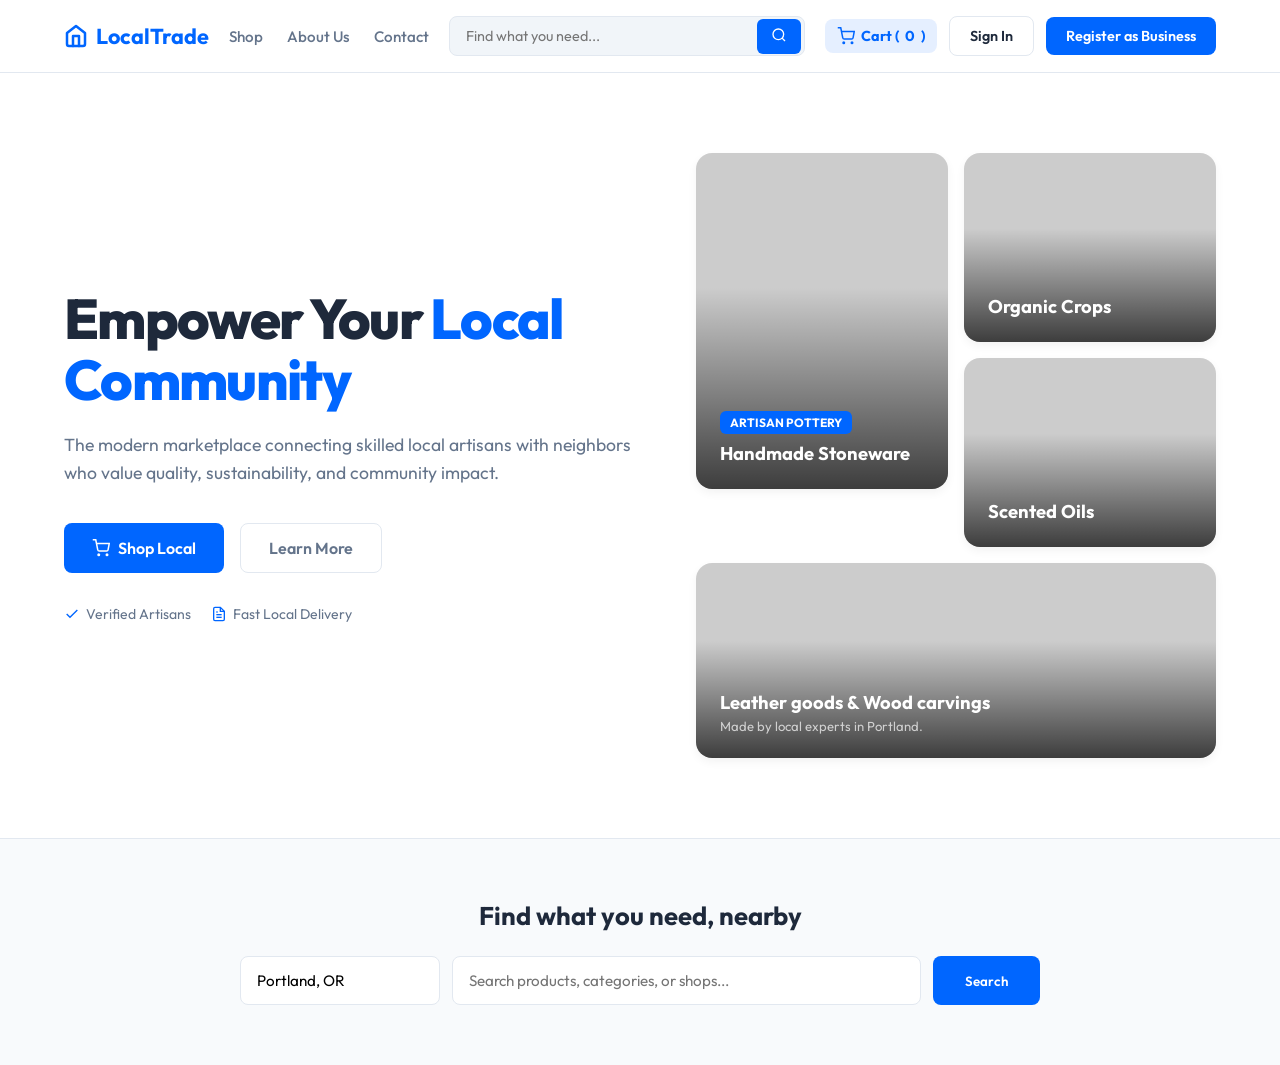
<file: projects/localtrade-ecommerce/index.html>
<!DOCTYPE html>
<html lang="en">
<head>
  <meta charset="UTF-8">
  <meta name="viewport" content="width=device-width, initial-scale=1.0">
  <title>LocalTrade - Empower Your Local Community</title>
  <link href="https://fonts.googleapis.com/css2?family=Outfit:wght@300;400;500;600;700;800&display=swap" rel="stylesheet" />
  <style>
    :root {
      --primary: #0066FF;
      --primary-hover: #0052CC;
      --bg: #FFFFFF;
      --text: #1E293B;
      --text-muted: #64748B;
      --border: #E2E8F0;
      --light-bg: #F8FAFC;
    }
    * {
      box-sizing: border-box;
      margin: 0;
      padding: 0;
      font-family: 'Outfit', sans-serif;
    }
    body {
      background: var(--bg);
      color: var(--text);
      overflow-x: hidden;
    }
    /* Header styling matching Screenshot 2 */
    header {
      border-bottom: 1px solid var(--border);
      background: white;
      position: sticky;
      top: 0;
      z-index: 100;
    }
    .header-container {
      max-width: 1200px;
      margin: 0 auto;
      padding: 16px 24px;
      display: flex;
      align-items: center;
      justify-content: space-between;
      gap: 20px;
    }
    .logo {
      display: flex;
      align-items: center;
      gap: 8px;
      color: var(--primary);
      text-decoration: none;
      font-size: 1.35rem;
      font-weight: 700;
    }
    .logo svg {
      width: 24px;
      height: 24px;
    }
    .nav-links {
      display: flex;
      list-style: none;
      gap: 24px;
    }
    .nav-links a {
      text-decoration: none;
      color: var(--text-muted);
      font-size: 0.95rem;
      font-weight: 500;
      transition: color 0.2s;
    }
    .nav-links a:hover {
      color: var(--text);
    }
    .search-bar-wrap {
      flex: 1;
      max-width: 460px;
      display: flex;
      align-items: center;
      position: relative;
    }
    .search-input {
      width: 100%;
      padding: 10px 16px;
      border: 1px solid var(--border);
      background: #F1F5F9;
      border-radius: 8px;
      font-size: 0.9rem;
      outline: none;
      transition: border 0.2s;
    }
    .search-input:focus {
      background: white;
      border-color: var(--primary);
    }
    .search-btn {
      position: absolute;
      right: 4px;
      background: var(--primary);
      color: white;
      border: none;
      padding: 8px 14px;
      border-radius: 6px;
      cursor: pointer;
    }
    .header-actions {
      display: flex;
      align-items: center;
      gap: 12px;
    }
    .btn-signin {
      padding: 10px 20px;
      border: 1px solid var(--border);
      border-radius: 8px;
      background: transparent;
      color: var(--text);
      font-weight: 600;
      cursor: pointer;
      text-decoration: none;
      font-size: 0.9rem;
    }
    .btn-signin:hover {
      background: #F8FAFC;
    }
    .btn-register {
      padding: 10px 20px;
      background: var(--primary);
      color: white;
      border: none;
      border-radius: 8px;
      font-weight: 600;
      cursor: pointer;
      text-decoration: none;
      font-size: 0.9rem;
    }
    .btn-register:hover {
      background: var(--primary-hover);
    }
    .cart-badge {
      display: flex;
      align-items: center;
      gap: 6px;
      background: rgba(0, 102, 255, 0.1);
      color: var(--primary);
      padding: 8px 12px;
      border-radius: 8px;
      font-weight: 700;
      font-size: 0.9rem;
      cursor: pointer;
    }

    /* Hero section split layout */
    .hero {
      max-width: 1200px;
      margin: 0 auto;
      padding: 80px 24px;
      display: grid;
      grid-template-columns: 1.1fr 1fr;
      gap: 60px;
      align-items: center;
    }
    .hero-text h1 {
      font-size: 3.5rem;
      font-weight: 800;
      line-height: 1.1;
      margin-bottom: 20px;
      letter-spacing: -0.03em;
    }
    .accent-blue {
      color: var(--primary);
    }
    .hero-text p {
      font-size: 1.1rem;
      color: var(--text-muted);
      line-height: 1.6;
      margin-bottom: 36px;
    }
    .hero-actions {
      display: flex;
      gap: 16px;
      margin-bottom: 32px;
    }
    .btn-hero-primary {
      padding: 14px 28px;
      background: var(--primary);
      color: white;
      border: none;
      border-radius: 8px;
      font-size: 1rem;
      font-weight: 600;
      cursor: pointer;
      display: inline-flex;
      align-items: center;
      gap: 8px;
    }
    .btn-hero-secondary {
      padding: 14px 28px;
      background: transparent;
      border: 1px solid var(--border);
      color: var(--text-muted);
      border-radius: 8px;
      font-size: 1rem;
      font-weight: 600;
      cursor: pointer;
    }
    .btn-hero-secondary:hover {
      background: #F8FAFC;
    }
    .badge-row {
      display: flex;
      gap: 20px;
      font-size: 0.88rem;
      color: var(--text-muted);
    }
    .hero-badge {
      display: flex;
      align-items: center;
      gap: 6px;
    }
    .hero-badge svg {
      width: 16px;
      height: 16px;
      color: var(--primary);
    }

    /* Product grid on the right */
    .hero-grid {
      display: grid;
      grid-template-columns: 1fr 1fr;
      grid-template-rows: auto auto;
      gap: 16px;
    }
    .grid-card {
      border-radius: 16px;
      overflow: hidden;
      position: relative;
      background: #E2E8F0;
      aspect-ratio: 4/3;
      cursor: pointer;
      display: flex;
      flex-direction: column;
      justify-content: flex-end;
      padding: 24px;
      color: white;
      transition: transform 0.3s ease;
      box-shadow: 0 4px 10px rgba(0,0,0,0.05);
    }
    .grid-card:hover {
      transform: translateY(-4px);
    }
    .grid-card::before {
      content: '';
      position: absolute;
      inset: 0;
      background: linear-gradient(180deg, rgba(0,0,0,0) 40%, rgba(0,0,0,0.7) 100%);
      z-index: 1;
    }
    .grid-card-text {
      position: relative;
      z-index: 2;
    }
    .grid-card-tag {
      display: inline-block;
      padding: 4px 10px;
      border-radius: 6px;
      background: var(--primary);
      font-size: 0.75rem;
      font-weight: 700;
      text-transform: uppercase;
      margin-bottom: 8px;
    }
    .grid-card-title {
      font-size: 1.15rem;
      font-weight: 700;
    }
    .grid-card-desc {
      font-size: 0.82rem;
      color: rgba(255,255,255,0.7);
      margin-top: 4px;
    }

    /* Card widths */
    .card-large {
      grid-row: span 2;
      aspect-ratio: 3/4;
    }
    .card-wide {
      grid-column: span 2;
      aspect-ratio: 16/6;
    }

    /* Backgrounds matching screens */
    .bg-stoneware {
      background: linear-gradient(rgba(0,0,0,0.2), rgba(0,0,0,0.2)),
                  url('https://images.unsplash.com/photo-1578749556568-bc2c40e68b61?q=80&w=600&auto=format&fit=crop');
      background-size: cover;
      background-position: center;
    }
    .bg-crops {
      background: linear-gradient(rgba(0,0,0,0.2), rgba(0,0,0,0.2)),
                  url('https://images.unsplash.com/photo-1542838132-92c53300491e?q=80&w=600&auto=format&fit=crop');
      background-size: cover;
      background-position: center;
    }
    .bg-oils {
      background: linear-gradient(rgba(0,0,0,0.2), rgba(0,0,0,0.2)),
                  url('https://images.unsplash.com/photo-1608571423902-eed4a5ad8108?q=80&w=600&auto=format&fit=crop');
      background-size: cover;
      background-position: center;
    }
    .bg-leather {
      background: linear-gradient(rgba(0,0,0,0.2), rgba(0,0,0,0.2)),
                  url('https://images.unsplash.com/photo-1522335789203-aabd1fc54bc9?q=80&w=1200&auto=format&fit=crop');
      background-size: cover;
      background-position: center;
    }

    /* Search row at the bottom matching Screenshot 2 */
    .bottom-search-sec {
      background: #F8FAFC;
      border-top: 1px solid var(--border);
      padding: 60px 24px;
      text-align: center;
    }
    .bottom-search-sec h3 {
      font-size: 1.6rem;
      font-weight: 700;
      margin-bottom: 24px;
    }
    .bottom-search-form {
      max-width: 800px;
      margin: 0 auto;
      display: flex;
      gap: 12px;
    }
    .bottom-loc-input {
      width: 25%;
      padding: 14px 16px;
      border: 1px solid var(--border);
      border-radius: 8px;
      background: white;
      font-size: 0.95rem;
      outline: none;
    }
    .bottom-query-input {
      flex: 1;
      padding: 14px 16px;
      border: 1px solid var(--border);
      border-radius: 8px;
      background: white;
      font-size: 0.95rem;
      outline: none;
    }
    .bottom-search-btn {
      padding: 14px 32px;
      background: var(--primary);
      color: white;
      border: none;
      border-radius: 8px;
      font-weight: 600;
      cursor: pointer;
    }

    @media (max-width: 900px) {
      .hero { grid-template-columns: 1fr; gap: 40px; padding: 40px 24px; }
      .bottom-search-form { flex-direction: column; }
      .bottom-loc-input, .bottom-query-input { width: 100%; }
    }
  </style>
</head>
<body>

  <!-- Header -->
  <header>
    <div class="header-container">
      <a href="#" class="logo">
        <svg viewBox="0 0 24 24" fill="none" stroke="currentColor" stroke-width="2.5" stroke-linecap="round" stroke-linejoin="round">
          <path d="M3 9l9-7 9 7v11a2 2 0 0 1-2 2H5a2 2 0 0 1-2-2z"></path>
          <polyline points="9 22 9 12 15 12 15 22"></polyline>
        </svg>
        LocalTrade
      </a>
      <ul class="nav-links">
        <li><a href="#">Shop</a></li>
        <li><a href="#">About Us</a></li>
        <li><a href="#">Contact</a></li>
      </ul>
      <div class="search-bar-wrap">
        <input type="text" class="search-input" placeholder="Find what you need...">
        <button class="search-btn">
          <svg width="16" height="16" viewBox="0 0 24 24" fill="none" stroke="currentColor" stroke-width="2"><circle cx="11" cy="11" r="8"/><line x1="21" y1="21" x2="16.65" y2="16.65"/></svg>
        </button>
      </div>
      <div class="header-actions">
        <div class="cart-badge" onclick="clearCart()">
          <svg width="18" height="18" viewBox="0 0 24 24" fill="none" stroke="currentColor" stroke-width="2"><circle cx="9" cy="21" r="1"/><circle cx="20" cy="21" r="1"/><path d="M1 1h4l2.68 13.39a2 2 0 0 0 2 1.61h9.72a2 2 0 0 0 2-1.61L23 6H6"/></svg>
          Cart (<span id="cartCount">0</span>)
        </div>
        <a href="#" class="btn-signin">Sign In</a>
        <a href="#" class="btn-register">Register as Business</a>
      </div>
    </div>
  </header>

  <!-- Hero Section -->
  <main class="hero">
    <div class="hero-text">
      <h1>Empower Your <span class="accent-blue">Local Community</span></h1>
      <p>The modern marketplace connecting skilled local artisans with neighbors who value quality, sustainability, and community impact.</p>
      
      <div class="hero-actions">
        <button class="btn-hero-primary" onclick="addToCart('Special Stoneware Mug')">
          <svg width="18" height="18" viewBox="0 0 24 24" fill="none" stroke="currentColor" stroke-width="2"><circle cx="9" cy="21" r="1"/><circle cx="20" cy="21" r="1"/><path d="M1 1h4l2.68 13.39a2 2 0 0 0 2 1.61h9.72a2 2 0 0 0 2-1.61L23 6H6"/></svg>
          Shop Local
        </button>
        <button class="btn-hero-secondary">Learn More</button>
      </div>

      <div class="badge-row">
        <div class="hero-badge">
          <svg viewBox="0 0 24 24" fill="none" stroke="currentColor" stroke-width="2"><polyline points="20 6 9 17 4 12"/></svg>
          Verified Artisans
        </div>
        <div class="hero-badge">
          <svg viewBox="0 0 24 24" fill="none" stroke="currentColor" stroke-width="2"><path d="M14 2H6a2 2 0 0 0-2 2v16a2 2 0 0 0 2 2h12a2 2 0 0 0 2-2V8z"></path><polyline points="14 2 14 8 20 8"></polyline><line x1="16" y1="13" x2="8" y2="13"></line><line x1="16" y1="17" x2="8" y2="17"></line><polyline points="10 9 9 9 8 9"></polyline></svg>
          Fast Local Delivery
        </div>
      </div>
    </div>

    <!-- Product Grid -->
    <div class="hero-grid">
      <div class="grid-card card-large bg-stoneware" onclick="addToCart('Handmade Stoneware')">
        <div class="grid-card-text">
          <span class="grid-card-tag">Artisan Pottery</span>
          <h2 class="grid-card-title">Handmade Stoneware</h2>
        </div>
      </div>
      <div class="grid-card bg-crops" onclick="addToCart('Organic Crops')">
        <div class="grid-card-text">
          <h2 class="grid-card-title">Organic Crops</h2>
        </div>
      </div>
      <div class="grid-card bg-oils" onclick="addToCart('Scented Oils')">
        <div class="grid-card-text">
          <h2 class="grid-card-title">Scented Oils</h2>
        </div>
      </div>
      <div class="grid-card card-wide bg-leather" onclick="addToCart('Leather goods')">
        <div class="grid-card-text">
          <h2 class="grid-card-title">Leather goods &amp; Wood carvings</h2>
          <p class="grid-card-desc">Made by local experts in Portland.</p>
        </div>
      </div>
    </div>
  </main>

  <!-- Bottom Search Area -->
  <section class="bottom-search-sec">
    <h3>Find what you need, nearby</h3>
    <div class="bottom-search-form">
      <input type="text" class="bottom-loc-input" value="Portland, OR">
      <input type="text" class="bottom-query-input" placeholder="Search products, categories, or shops...">
      <button class="bottom-search-btn">Search</button>
    </div>
  </section>

  <script>
    let cart = 0;
    function addToCart(itemName) {
      cart++;
      document.getElementById('cartCount').textContent = cart;
      alert(itemName + ' added to Cart!');
    }
    function clearCart() {
      cart = 0;
      document.getElementById('cartCount').textContent = cart;
      alert('Cart cleared!');
    }
  </script>
</body>
</html>
</file>
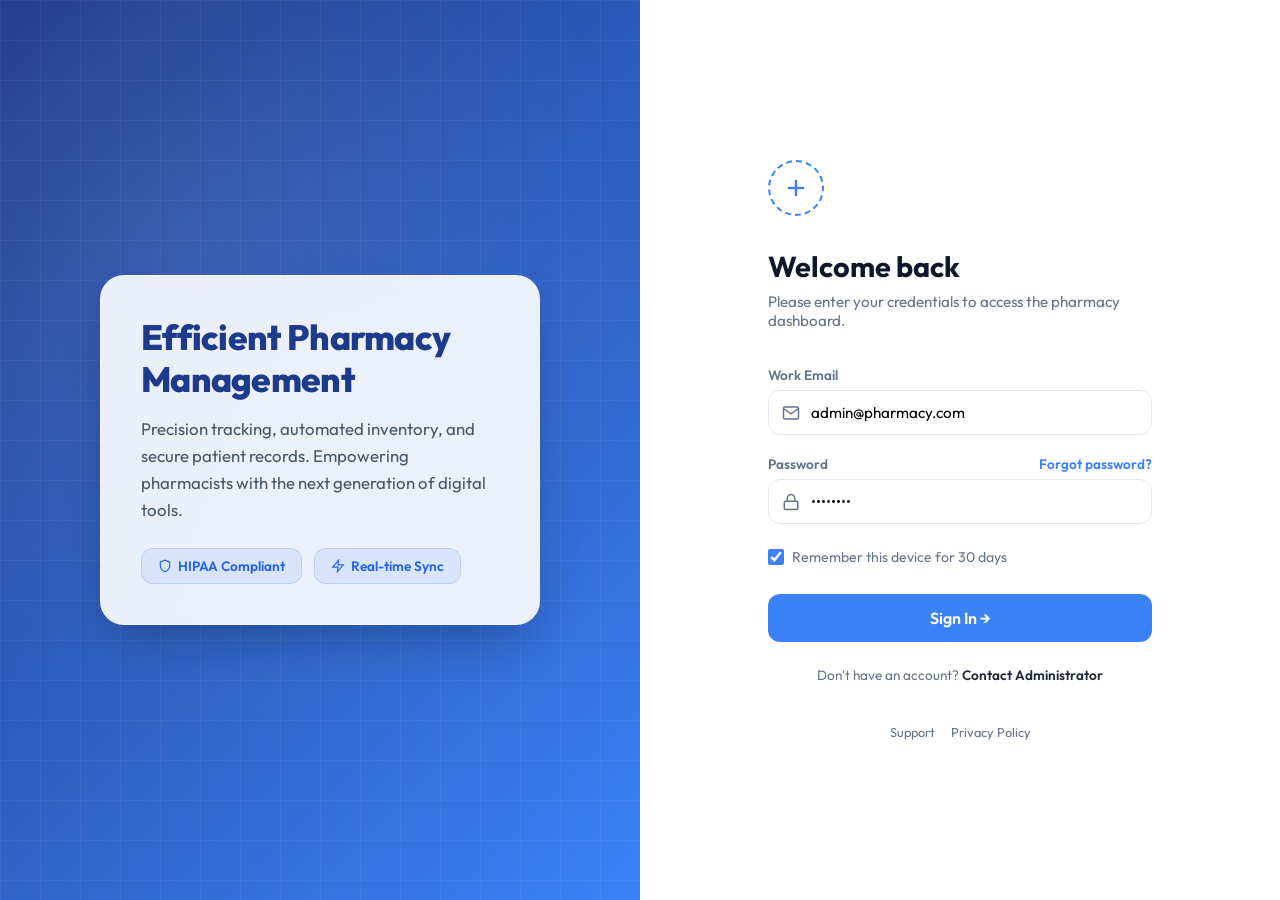
<file: projects/pharmacy-system/index.html>
<!DOCTYPE html>
<html lang="en">
<head>
  <meta charset="UTF-8">
  <meta name="viewport" content="width=device-width, initial-scale=1.0">
  <title>Wellness Pharmacy - Sign In</title>
  <link href="https://fonts.googleapis.com/css2?family=Outfit:wght@300;400;500;600;700;800&display=swap" rel="stylesheet" />
  <style>
    :root {
      --primary: #3B82F6;
      --primary-hover: #2563EB;
      --bg: #FFFFFF;
      --text: #1E293B;
      --text-muted: #64748B;
      --border: #E2E8F0;
      --glass: rgba(255, 255, 255, 0.9);
      --shadow: 0 10px 25px -5px rgba(0, 0, 0, 0.1), 0 8px 10px -6px rgba(0, 0, 0, 0.1);
    }
    * {
      box-sizing: border-box;
      margin: 0;
      padding: 0;
      font-family: 'Outfit', sans-serif;
    }
    body {
      display: flex;
      min-height: 100vh;
      background: #F8FAFC;
      color: var(--text);
      overflow-x: hidden;
    }
    .split-layout {
      display: flex;
      width: 100%;
    }
    /* Left side (Cover) */
    .left-side {
      flex: 1;
      position: relative;
      background: linear-gradient(135deg, #1E3A8A 0%, #3B82F6 100%);
      display: flex;
      align-items: center;
      justify-content: center;
      padding: 40px;
      overflow: hidden;
    }
    /* Stylized shelves using CSS lines & patterns to mimic pharmacy shelf */
    .left-side::before {
      content: '';
      position: absolute;
      inset: 0;
      background: radial-gradient(circle at 30% 30%, rgba(255, 255, 255, 0.15) 0%, transparent 60%);
      opacity: 0.6;
    }
    .shelf-pattern {
      position: absolute;
      inset: 0;
      opacity: 0.05;
      background-image: linear-gradient(to right, #fff 1px, transparent 1px),
                        linear-gradient(to bottom, #fff 1px, transparent 1px);
      background-size: 40px 40px;
    }
    .info-card {
      position: relative;
      z-index: 10;
      background: var(--glass);
      backdrop-filter: blur(16px);
      border-radius: 24px;
      padding: 40px;
      max-width: 440px;
      box-shadow: 0 25px 50px -12px rgba(0, 0, 0, 0.25);
      border: 1px solid rgba(255, 255, 255, 0.3);
      animation: float 6s ease-in-out infinite;
    }
    @keyframes float {
      0%, 100% { transform: translateY(0); }
      50% { transform: translateY(-10px); }
    }
    .info-card h1 {
      font-size: 2.2rem;
      font-weight: 800;
      color: #1E3A8A;
      line-height: 1.2;
      margin-bottom: 16px;
      letter-spacing: -0.02em;
    }
    .info-card p {
      color: #475569;
      font-size: 1.05rem;
      line-height: 1.6;
      margin-bottom: 24px;
    }
    .badge-row {
      display: flex;
      gap: 12px;
      flex-wrap: wrap;
    }
    .badge {
      display: inline-flex;
      align-items: center;
      gap: 6px;
      padding: 8px 16px;
      border-radius: 12px;
      background: rgba(59, 130, 246, 0.1);
      border: 1px solid rgba(59, 130, 246, 0.2);
      font-size: 0.85rem;
      font-weight: 600;
      color: #2563EB;
    }
    /* Right side (Form) */
    .right-side {
      width: 50%;
      background: var(--bg);
      display: flex;
      flex-direction: column;
      justify-content: center;
      padding: 80px 10%;
      position: relative;
    }
    .form-container {
      max-width: 400px;
      width: 100%;
      margin: 0 auto;
    }
    .logo-container {
      display: flex;
      align-items: center;
      justify-content: center;
      width: 56px;
      height: 56px;
      border-radius: 50%;
      border: 2px dashed var(--primary);
      margin-bottom: 32px;
      color: var(--primary);
    }
    .logo-container svg {
      width: 28px;
      height: 28px;
    }
    .form-header h2 {
      font-size: 1.8rem;
      font-weight: 700;
      margin-bottom: 8px;
      color: #0F172A;
    }
    .form-header p {
      color: var(--text-muted);
      font-size: 0.95rem;
      margin-bottom: 36px;
    }
    .form-group {
      margin-bottom: 20px;
      display: flex;
      flex-direction: column;
      gap: 6px;
    }
    .form-label {
      font-size: 0.85rem;
      font-weight: 600;
      color: var(--text-muted);
    }
    .input-wrapper {
      position: relative;
      display: flex;
      align-items: center;
    }
    .input-icon {
      position: absolute;
      left: 14px;
      width: 18px;
      height: 18px;
      color: var(--text-muted);
      pointer-events: none;
    }
    .form-input {
      width: 100%;
      padding: 12px 14px 12px 42px;
      border: 1px solid var(--border);
      border-radius: 12px;
      font-size: 0.95rem;
      outline: none;
      transition: all 0.2s ease;
    }
    .form-input:focus {
      border-color: var(--primary);
      box-shadow: 0 0 0 4px rgba(59, 130, 246, 0.1);
    }
    .forgot-link {
      color: var(--primary);
      text-decoration: none;
      font-size: 0.85rem;
      font-weight: 600;
      margin-left: auto;
    }
    .forgot-link:hover {
      text-decoration: underline;
    }
    .form-actions {
      display: flex;
      align-items: center;
      justify-content: space-between;
      margin-top: 24px;
      margin-bottom: 28px;
    }
    .checkbox-label {
      display: flex;
      align-items: center;
      gap: 8px;
      font-size: 0.88rem;
      color: var(--text-muted);
      cursor: pointer;
    }
    .checkbox-label input {
      width: 16px;
      height: 16px;
      accent-color: var(--primary);
    }
    .submit-btn {
      width: 100%;
      padding: 14px;
      background: var(--primary);
      color: white;
      border: none;
      border-radius: 12px;
      font-size: 1rem;
      font-weight: 600;
      cursor: pointer;
      display: flex;
      align-items: center;
      justify-content: center;
      gap: 8px;
      transition: background 0.2s ease;
    }
    .submit-btn:hover {
      background: var(--primary-hover);
    }
    .form-footer {
      text-align: center;
      font-size: 0.85rem;
      color: var(--text-muted);
      margin-top: 24px;
    }
    .form-footer a {
      color: var(--text);
      text-decoration: none;
      font-weight: 600;
    }
    .footer-links {
      display: flex;
      gap: 16px;
      justify-content: center;
      margin-top: 40px;
    }
    .footer-links a {
      color: var(--text-muted);
      text-decoration: none;
      font-size: 0.8rem;
    }
    .footer-links a:hover {
      color: var(--text);
    }

    /* Interactive Dashboard View after Login */
    .dashboard-view {
      display: none;
      width: 100%;
      height: 100vh;
      background: #F1F5F9;
      padding: 40px;
      overflow-y: auto;
    }
    .dashboard-header {
      display: flex;
      justify-content: space-between;
      align-items: center;
      margin-bottom: 32px;
    }
    .dashboard-title h2 {
      font-size: 2rem;
      font-weight: 800;
      color: #0F172A;
    }
    .dashboard-grid {
      display: grid;
      grid-template-columns: repeat(4, 1fr);
      gap: 20px;
      margin-bottom: 40px;
    }
    .stat-card {
      background: white;
      padding: 24px;
      border-radius: 16px;
      box-shadow: 0 4px 6px -1px rgba(0, 0, 0, 0.05);
      border: 1px solid var(--border);
    }
    .stat-card-title {
      font-size: 0.85rem;
      color: var(--text-muted);
      text-transform: uppercase;
      font-weight: 600;
      margin-bottom: 8px;
    }
    .stat-card-num {
      font-size: 1.8rem;
      font-weight: 700;
      color: #0F172A;
    }
    .dashboard-table-container {
      background: white;
      padding: 30px;
      border-radius: 20px;
      box-shadow: var(--shadow);
      border: 1px solid var(--border);
    }
    .table-header {
      display: flex;
      justify-content: space-between;
      align-items: center;
      margin-bottom: 20px;
    }
    table {
      width: 100%;
      border-collapse: collapse;
    }
    th, td {
      padding: 14px;
      text-align: left;
      border-bottom: 1px solid var(--border);
    }
    th {
      font-weight: 600;
      color: var(--text-muted);
      font-size: 0.85rem;
    }
    .status-badge-table {
      padding: 4px 8px;
      border-radius: 8px;
      font-size: 0.75rem;
      font-weight: 600;
    }
    .status-in-stock {
      background: rgba(34, 197, 94, 0.1);
      color: #16A34A;
    }
    .status-low {
      background: rgba(249, 115, 22, 0.1);
      color: #EA580C;
    }
    .btn-action {
      background: var(--primary);
      color: white;
      padding: 8px 16px;
      border-radius: 8px;
      border: none;
      font-size: 0.85rem;
      font-weight: 600;
      cursor: pointer;
    }
    .btn-action:hover {
      background: var(--primary-hover);
    }
    @media (max-width: 900px) {
      .left-side { display: none; }
      .right-side { width: 100%; padding: 40px 20px; }
      .dashboard-grid { grid-template-columns: repeat(2, 1fr); }
    }
  </style>
</head>
<body>

  <div class="split-layout" id="loginLayout">
    <!-- Left Side -->
    <div class="left-side">
      <div class="shelf-pattern"></div>
      <div class="info-card">
        <h1>Efficient Pharmacy Management</h1>
        <p>Precision tracking, automated inventory, and secure patient records. Empowering pharmacists with the next generation of digital tools.</p>
        <div class="badge-row">
          <span class="badge">
            <svg width="14" height="14" viewBox="0 0 24 24" fill="none" stroke="currentColor" stroke-width="2"><path d="M12 22s8-4 8-10V5l-8-3-8 3v7c0 6 8 10 8 10z"/></svg>
            HIPAA Compliant
          </span>
          <span class="badge">
            <svg width="14" height="14" viewBox="0 0 24 24" fill="none" stroke="currentColor" stroke-width="2"><path d="M13 2L3 14h9l-1 8 10-12h-9l1-8z"/></svg>
            Real-time Sync
          </span>
        </div>
      </div>
    </div>

    <!-- Right Side -->
    <div class="right-side">
      <div class="form-container">
        <div class="logo-container">
          <svg viewBox="0 0 24 24" fill="none" stroke="currentColor" stroke-width="2">
            <line x1="12" y1="5" x2="12" y2="19"></line>
            <line x1="5" y1="12" x2="19" y2="12"></line>
          </svg>
        </div>
        <div class="form-header">
          <h2>Welcome back</h2>
          <p>Please enter your credentials to access the pharmacy dashboard.</p>
        </div>

        <form id="loginForm" onsubmit="handleLogin(event)">
          <div class="form-group">
            <label class="form-label" for="email">Work Email</label>
            <div class="input-wrapper">
              <svg class="input-icon" viewBox="0 0 24 24" fill="none" stroke="currentColor" stroke-width="2"><path d="M4 4h16c1.1 0 2 .9 2 2v12c0 1.1-.9 2-2 2H4c-1.1 0-2-.9-2-2V6c0-1.1.9-2 2-2z"/><polyline points="22,6 12,13 2,6"/></svg>
              <input class="form-input" type="email" id="email" placeholder="Username or Email" required value="admin@pharmacy.com">
            </div>
          </div>

          <div class="form-group">
            <div style="display: flex; justify-content: space-between; width: 100%;">
              <label class="form-label" for="password">Password</label>
              <a href="#" class="forgot-link">Forgot password?</a>
            </div>
            <div class="input-wrapper">
              <svg class="input-icon" viewBox="0 0 24 24" fill="none" stroke="currentColor" stroke-width="2"><rect x="3" y="11" width="18" height="11" rx="2" ry="2"/><path d="M7 11V7a5 5 0 0110 0v4"/></svg>
              <input class="form-input" type="password" id="password" placeholder="••••••••" required value="admin123">
            </div>
          </div>

          <div class="form-actions">
            <label class="checkbox-label">
              <input type="checkbox" id="remember" checked>
              Remember this device for 30 days
            </label>
          </div>

          <button class="submit-btn" type="submit">
            Sign In &rarr;
          </button>
        </form>

        <p class="form-footer">Don't have an account? <a href="#">Contact Administrator</a></p>

        <div class="footer-links">
          <a href="#">Support</a>
          <a href="#">Privacy Policy</a>
        </div>
      </div>
    </div>
  </div>

  <!-- Dashboard simulation view -->
  <div class="dashboard-view" id="dashboardView">
    <div class="dashboard-header">
      <div class="dashboard-title">
        <h2>Wellness Pharmacy Dashboard</h2>
        <p style="color: var(--text-muted);">Welcome, Admin | Main Branch</p>
      </div>
      <button class="btn-action" onclick="logout()">Logout</button>
    </div>

    <div class="dashboard-grid">
      <div class="stat-card">
        <p class="stat-card-title">Total Sales (Today)</p>
        <p class="stat-card-num">$1,248.50</p>
      </div>
      <div class="stat-card">
        <p class="stat-card-title">Active Prescriptions</p>
        <p class="stat-card-num">42</p>
      </div>
      <div class="stat-card">
        <p class="stat-card-title">Low Stock Items</p>
        <p class="stat-card-num" style="color: #EA580C;">5</p>
      </div>
      <div class="stat-card">
        <p class="stat-card-title">Registered Patients</p>
        <p class="stat-card-num">1,824</p>
      </div>
    </div>

    <div class="dashboard-table-container">
      <div class="table-header">
        <h3 style="font-weight: 700;">Recent Inventory</h3>
        <button class="btn-action">+ Add Product</button>
      </div>
      <table>
        <thead>
          <tr>
            <th>Product ID</th>
            <th>Name</th>
            <th>Category</th>
            <th>In Stock</th>
            <th>Status</th>
            <th>Price</th>
          </tr>
        </thead>
        <tbody>
          <tr>
            <td>#MED-1082</td>
            <td>Amoxicillin 500mg</td>
            <td>Antibiotic</td>
            <td>240 tabs</td>
            <td><span class="status-badge-table status-in-stock">In Stock</span></td>
            <td>$18.50</td>
          </tr>
          <tr>
            <td>#MED-3094</td>
            <td>Ibuprofen 400mg</td>
            <td>Pain Relief</td>
            <td>18 tabs</td>
            <td><span class="status-badge-table status-low">Low Stock</span></td>
            <td>$6.20</td>
          </tr>
          <tr>
            <td>#MED-8021</td>
            <td>Paracetamol 500mg</td>
            <td>Pain Relief</td>
            <td>500 tabs</td>
            <td><span class="status-badge-table status-in-stock">In Stock</span></td>
            <td>$4.00</td>
          </tr>
        </tbody>
      </table>
    </div>
  </div>

  <script>
    function handleLogin(e) {
      e.preventDefault();
      document.getElementById('loginLayout').style.display = 'none';
      document.getElementById('dashboardView').style.display = 'block';
    }

    function logout() {
      document.getElementById('loginLayout').style.display = 'flex';
      document.getElementById('dashboardView').style.display = 'none';
    }
  </script>
</body>
</html>
</file>
<file: style.css>
/* ===================================================
   ABDULLAHI OSMAN ALI — PORTFOLIO HERO
   Premium Dark Mode | Glassmorphism | Modern UI/UX
   =================================================== */

/* ----------- 1. DESIGN TOKENS & RESET ----------- */
:root {
  --black: #050508;
  --bg: #080810;
  --bg2: #0d0d1a;
  --surface: rgba(255,255,255,0.04);
  --surface-hover: rgba(255,255,255,0.07);
  --glass: rgba(15,15,30,0.6);
  --glass-border: rgba(255,255,255,0.08);
  --blue: #3B82F6;
  --blue-light: #60A5FA;
  --blue-dark: #1D4ED8;
  --purple: #8B5CF6;
  --purple-light: #A78BFA;
  --cyan: #06B6D4;
  --cyan-light: #22D3EE;
  --white: #FFFFFF;
  --white-80: rgba(255,255,255,0.8);
  --white-60: rgba(255,255,255,0.6);
  --white-40: rgba(255,255,255,0.4);
  --white-20: rgba(255,255,255,0.2);
  --white-10: rgba(255,255,255,0.1);
  --grad-blue-purple: linear-gradient(135deg, var(--blue), var(--purple));
  --grad-purple-cyan: linear-gradient(135deg, var(--purple), var(--cyan));
  --grad-text: linear-gradient(135deg, #60A5FA 0%, #A78BFA 50%, #22D3EE 100%);
  --font-main: 'Outfit', sans-serif;
  --font-alt: 'Space Grotesk', sans-serif;
  --radius-sm: 8px;
  --radius-md: 16px;
  --radius-lg: 24px;
  --radius-xl: 40px;
  --radius-full: 9999px;
  --shadow-glow-blue: 0 0 40px rgba(59,130,246,0.3);
  --shadow-glow-purple: 0 0 40px rgba(139,92,246,0.3);
  --shadow-card: 0 20px 60px rgba(0,0,0,0.5);
  --transition: all 0.3s cubic-bezier(0.4, 0, 0.2, 1);
  --transition-slow: all 0.6s cubic-bezier(0.4, 0, 0.2, 1);
}

*, *::before, *::after {
  box-sizing: border-box;
  margin: 0;
  padding: 0;
}

html {
  scroll-behavior: smooth;
  font-size: 16px;
  -webkit-font-smoothing: antialiased;
  -moz-osx-font-smoothing: grayscale;
}

body {
  font-family: var(--font-main);
  background-color: var(--bg);
  color: var(--white);
  overflow-x: hidden;
  line-height: 1.6;
  min-height: 100vh;
  position: relative;
}

img { display: block; max-width: 100%; }
a { text-decoration: none; color: inherit; }
ul { list-style: none; }
button { cursor: pointer; border: none; background: none; font-family: inherit; }

/* ----------- 2. BACKGROUND CANVAS ----------- */
#bgCanvas {
  position: fixed;
  inset: 0;
  z-index: 0;
  pointer-events: none;
}

.noise-overlay {
  position: fixed;
  inset: 0;
  z-index: 1;
  pointer-events: none;
  background-image: url("data:image/svg+xml,%3Csvg viewBox='0 0 256 256' xmlns='http://www.w3.org/2000/svg'%3E%3Cfilter id='noise'%3E%3CfeTurbulence type='fractalNoise' baseFrequency='0.9' numOctaves='4' stitchTiles='stitch'/%3E%3C/filter%3E%3Crect width='100%25' height='100%25' filter='url(%23noise)' opacity='0.04'/%3E%3C/svg%3E");
  opacity: 0.5;
}

/* ----------- 3. NAVBAR ----------- */
.navbar {
  position: fixed;
  top: 0;
  left: 0;
  right: 0;
  z-index: 1000;
  padding: 0;
  transition: var(--transition);
}

.navbar.scrolled {
  background: rgba(8, 8, 16, 0.85);
  backdrop-filter: blur(20px);
  -webkit-backdrop-filter: blur(20px);
  border-bottom: 1px solid var(--glass-border);
  box-shadow: 0 4px 30px rgba(0,0,0,0.4);
}

.nav-container {
  max-width: 1280px;
  margin: 0 auto;
  padding: 20px 40px;
  display: flex;
  align-items: center;
  justify-content: space-between;
  gap: 24px;
}

.nav-logo {
  display: flex;
  align-items: center;
  gap: 10px;
  font-family: var(--font-alt);
  font-weight: 700;
  font-size: 1.2rem;
  letter-spacing: -0.02em;
  transition: var(--transition);
}
.nav-logo:hover { transform: translateY(-1px); }

.logo-icon {
  width: 38px;
  height: 38px;
  border-radius: var(--radius-sm);
  background: var(--grad-blue-purple);
  display: flex;
  align-items: center;
  justify-content: center;
  font-size: 1rem;
  font-weight: 800;
  color: white;
  flex-shrink: 0;
  box-shadow: 0 0 20px rgba(59,130,246,0.4);
}

.logo-accent { color: var(--blue); }

.nav-links {
  display: flex;
  align-items: center;
  gap: 8px;
}

.nav-link {
  padding: 8px 16px;
  border-radius: var(--radius-full);
  font-size: 0.875rem;
  font-weight: 500;
  color: var(--white-60);
  transition: var(--transition);
  letter-spacing: 0.01em;
}
.nav-link:hover, .nav-link.active {
  color: var(--white);
  background: var(--white-10);
}

.nav-cta {
  padding: 10px 24px;
  border-radius: var(--radius-full);
  background: var(--grad-blue-purple);
  font-size: 0.875rem;
  font-weight: 600;
  color: white;
  transition: var(--transition);
  box-shadow: 0 0 20px rgba(59,130,246,0.3);
  white-space: nowrap;
}
.nav-cta:hover {
  transform: translateY(-2px);
  box-shadow: 0 0 35px rgba(59,130,246,0.5);
}

.menu-toggle {
  display: none;
  flex-direction: column;
  gap: 5px;
  padding: 8px;
}
.menu-toggle span {
  display: block;
  width: 22px;
  height: 2px;
  background: var(--white-60);
  border-radius: 2px;
  transition: var(--transition);
}

.mobile-menu {
  display: none;
  position: absolute;
  top: 100%;
  left: 0;
  right: 0;
  background: rgba(8,8,16,0.97);
  backdrop-filter: blur(20px);
  border-bottom: 1px solid var(--glass-border);
  padding: 20px 40px 30px;
  transform: translateY(-10px);
  opacity: 0;
  pointer-events: none;
  transition: var(--transition);
}
.mobile-menu.open {
  opacity: 1;
  transform: translateY(0);
  pointer-events: auto;
}
.mobile-link {
  display: block;
  padding: 14px 0;
  font-size: 1.1rem;
  font-weight: 500;
  color: var(--white-60);
  border-bottom: 1px solid var(--glass-border);
  transition: var(--transition);
}
.mobile-link:hover { color: var(--white); padding-left: 8px; }

/* ----------- 4. HERO SECTION ----------- */
.hero {
  position: relative;
  z-index: 2;
  min-height: 100vh;
  display: flex;
  align-items: center;
  overflow: hidden;
  padding-top: 80px;
}

/* Orbs */
.orb {
  position: absolute;
  border-radius: 50%;
  filter: blur(80px);
  pointer-events: none;
  will-change: transform;
}
.orb-1 {
  width: 500px; height: 500px;
  background: radial-gradient(circle, rgba(59,130,246,0.15) 0%, transparent 70%);
  top: -100px; left: -100px;
  animation: orbFloat1 12s ease-in-out infinite;
}
.orb-2 {
  width: 600px; height: 600px;
  background: radial-gradient(circle, rgba(139,92,246,0.12) 0%, transparent 70%);
  top: 30%; right: -150px;
  animation: orbFloat2 15s ease-in-out infinite;
}
.orb-3 {
  width: 350px; height: 350px;
  background: radial-gradient(circle, rgba(6,182,212,0.1) 0%, transparent 70%);
  bottom: 0; left: 30%;
  animation: orbFloat3 10s ease-in-out infinite;
}
.orb-4 {
  width: 250px; height: 250px;
  background: radial-gradient(circle, rgba(139,92,246,0.15) 0%, transparent 70%);
  top: 15%; left: 45%;
  animation: orbFloat2 18s ease-in-out infinite reverse;
}

@keyframes orbFloat1 {
  0%, 100% { transform: translate(0, 0) scale(1); }
  50% { transform: translate(60px, 80px) scale(1.1); }
}
@keyframes orbFloat2 {
  0%, 100% { transform: translate(0, 0) scale(1); }
  50% { transform: translate(-50px, -60px) scale(0.95); }
}
@keyframes orbFloat3 {
  0%, 100% { transform: translate(0, 0) scale(1); }
  50% { transform: translate(40px, -50px) scale(1.05); }
}

/* Floating Icons */
.floating-icons { position: absolute; inset: 0; pointer-events: none; }
.float-icon {
  position: absolute;
  width: 42px; height: 42px;
  border-radius: var(--radius-sm);
  background: var(--glass);
  backdrop-filter: blur(10px);
  border: 1px solid var(--glass-border);
  display: flex;
  align-items: center;
  justify-content: center;
  color: var(--blue-light);
  opacity: 0;
  animation: floatIcon 6s ease-in-out infinite;
}
.float-icon svg { width: 20px; height: 20px; }

.fi-1 { top: 12%; left: 8%; animation-delay: 0s; color: var(--blue-light); }
.fi-2 { top: 18%; left: 55%; animation-delay: 0.8s; color: var(--purple-light); }
.fi-3 { top: 8%; right: 8%; animation-delay: 1.6s; color: var(--cyan-light); }
.fi-4 { top: 45%; left: 4%; animation-delay: 2.4s; color: var(--blue-light); }
.fi-5 { bottom: 30%; left: 10%; animation-delay: 3.2s; color: var(--purple-light); }
.fi-6 { bottom: 15%; right: 6%; animation-delay: 4.0s; color: var(--cyan-light); }
.fi-7 { top: 65%; right: 10%; animation-delay: 1.2s; color: var(--blue-light); }
.fi-8 { bottom: 20%; left: 52%; animation-delay: 2.0s; color: var(--purple-light); }

@keyframes floatIcon {
  0% { opacity: 0; transform: translateY(0) rotate(0deg); }
  15% { opacity: 0.7; }
  50% { transform: translateY(-20px) rotate(5deg); opacity: 0.7; }
  85% { opacity: 0.7; }
  100% { opacity: 0; transform: translateY(-40px) rotate(10deg); }
}

/* Hero Content Grid */
.hero-content {
  max-width: 1280px;
  margin: 0 auto;
  padding: 60px 40px;
  display: grid;
  grid-template-columns: 1fr 1fr;
  align-items: center;
  gap: 60px;
  width: 100%;
}

/* ----------- 5. LEFT: TEXT SIDE ----------- */
.hero-text {
  display: flex;
  flex-direction: column;
  gap: 24px;
}

/* Status Badge */
.status-badge {
  display: inline-flex;
  align-items: center;
  gap: 8px;
  padding: 8px 18px;
  border-radius: var(--radius-full);
  background: rgba(59,130,246,0.1);
  border: 1px solid rgba(59,130,246,0.25);
  font-size: 0.8rem;
  font-weight: 500;
  color: var(--blue-light);
  width: fit-content;
  opacity: 0;
  animation: fadeSlideUp 0.6s cubic-bezier(0.4,0,0.2,1) 0.2s forwards;
}
.status-dot {
  width: 8px; height: 8px;
  border-radius: 50%;
  background: #22C55E;
  box-shadow: 0 0 8px rgba(34,197,94,0.6);
  animation: pulse 2s ease-in-out infinite;
}
@keyframes pulse {
  0%, 100% { transform: scale(1); box-shadow: 0 0 8px rgba(34,197,94,0.6); }
  50% { transform: scale(1.3); box-shadow: 0 0 14px rgba(34,197,94,0.9); }
}

/* Headline */
.hero-headline {
  opacity: 0;
  animation: fadeSlideUp 0.7s cubic-bezier(0.4,0,0.2,1) 0.35s forwards;
  line-height: 1.05;
  letter-spacing: -0.03em;
}
.headline-greeting {
  display: block;
  font-size: clamp(1rem, 2vw, 1.3rem);
  font-weight: 400;
  color: var(--white-60);
  margin-bottom: 6px;
  letter-spacing: 0.05em;
  text-transform: uppercase;
}
.headline-name {
  display: block;
  font-size: clamp(2.8rem, 5vw, 4.5rem);
  font-weight: 900;
  line-height: 1.0;
  background: var(--grad-text);
  -webkit-background-clip: text;
  -webkit-text-fill-color: transparent;
  background-clip: text;
}
.name-last {
  font-weight: 900;
}

/* Typing Effect */
.hero-subtitle {
  font-size: clamp(1.1rem, 2.2vw, 1.5rem);
  font-weight: 500;
  color: var(--white-80);
  display: flex;
  align-items: center;
  gap: 0;
  flex-wrap: wrap;
  opacity: 0;
  animation: fadeSlideUp 0.7s cubic-bezier(0.4,0,0.2,1) 0.5s forwards;
  min-height: 2em;
}
.subtitle-static { color: var(--white-60); margin-right: 4px; }
.typing-wrapper { display: inline-flex; align-items: center; }
.typing-text {
  background: var(--grad-blue-purple);
  -webkit-background-clip: text;
  -webkit-text-fill-color: transparent;
  background-clip: text;
  font-weight: 700;
}
.typing-cursor {
  color: var(--blue);
  font-weight: 200;
  animation: blink 1s step-end infinite;
  margin-left: 2px;
  -webkit-text-fill-color: var(--blue);
}
@keyframes blink {
  0%, 100% { opacity: 1; }
  50% { opacity: 0; }
}

/* Intro */
.hero-intro {
  font-size: clamp(0.9rem, 1.4vw, 1.05rem);
  color: var(--white-60);
  line-height: 1.75;
  max-width: 520px;
  opacity: 0;
  animation: fadeSlideUp 0.7s cubic-bezier(0.4,0,0.2,1) 0.65s forwards;
}
.hero-intro strong { color: var(--white-80); font-weight: 600; }

/* Skills Grid */
.skills-grid {
  display: flex;
  flex-wrap: wrap;
  gap: 8px;
  opacity: 0;
  animation: fadeSlideUp 0.7s cubic-bezier(0.4,0,0.2,1) 0.8s forwards;
}

.skill-badge {
  display: inline-flex;
  align-items: center;
  gap: 6px;
  padding: 7px 14px;
  border-radius: var(--radius-full);
  font-size: 0.78rem;
  font-weight: 600;
  transition: var(--transition);
  cursor: default;
  white-space: nowrap;
  animation: badgePop 0.4s cubic-bezier(0.34,1.56,0.64,1) both;
}
.skill-badge:hover {
  transform: translateY(-3px) scale(1.04);
}
.skill-icon { width: 14px; height: 14px; flex-shrink: 0; }

.badge-blue {
  background: rgba(59,130,246,0.12);
  border: 1px solid rgba(59,130,246,0.3);
  color: var(--blue-light);
}
.badge-blue:hover { background: rgba(59,130,246,0.22); box-shadow: 0 0 20px rgba(59,130,246,0.3); }

.badge-purple {
  background: rgba(139,92,246,0.12);
  border: 1px solid rgba(139,92,246,0.3);
  color: var(--purple-light);
}
.badge-purple:hover { background: rgba(139,92,246,0.22); box-shadow: 0 0 20px rgba(139,92,246,0.3); }

.badge-cyan {
  background: rgba(6,182,212,0.12);
  border: 1px solid rgba(6,182,212,0.3);
  color: var(--cyan-light);
}
.badge-cyan:hover { background: rgba(6,182,212,0.22); box-shadow: 0 0 20px rgba(6,182,212,0.3); }

/* Stagger badge animations */
.skill-badge:nth-child(1) { animation-delay: 0.85s; }
.skill-badge:nth-child(2) { animation-delay: 0.92s; }
.skill-badge:nth-child(3) { animation-delay: 0.99s; }
.skill-badge:nth-child(4) { animation-delay: 1.06s; }
.skill-badge:nth-child(5) { animation-delay: 1.13s; }
.skill-badge:nth-child(6) { animation-delay: 1.20s; }
.skill-badge:nth-child(7) { animation-delay: 1.27s; }
.skill-badge:nth-child(8) { animation-delay: 1.34s; }

@keyframes badgePop {
  from { opacity: 0; transform: scale(0.7); }
  to { opacity: 1; transform: scale(1); }
}

/* CTA Buttons */
.hero-buttons {
  display: flex;
  flex-wrap: wrap;
  gap: 12px;
  opacity: 0;
  animation: fadeSlideUp 0.7s cubic-bezier(0.4,0,0.2,1) 1.0s forwards;
}

.btn {
  display: inline-flex;
  align-items: center;
  gap: 8px;
  padding: 13px 26px;
  border-radius: var(--radius-full);
  font-size: 0.9rem;
  font-weight: 600;
  transition: var(--transition);
  position: relative;
  overflow: hidden;
  white-space: nowrap;
}
.btn svg { width: 16px; height: 16px; flex-shrink: 0; }
.btn::before {
  content: '';
  position: absolute;
  inset: 0;
  opacity: 0;
  transition: var(--transition);
  border-radius: inherit;
}

.btn-primary {
  background: var(--grad-blue-purple);
  color: white;
  box-shadow: 0 0 25px rgba(59,130,246,0.35), inset 0 1px 0 rgba(255,255,255,0.15);
}
.btn-primary::before { background: rgba(255,255,255,0.1); }
.btn-primary:hover { transform: translateY(-3px); box-shadow: 0 0 40px rgba(59,130,246,0.55), inset 0 1px 0 rgba(255,255,255,0.2); }
.btn-primary:hover::before { opacity: 1; }

.btn-secondary {
  background: rgba(255,255,255,0.06);
  color: var(--white);
  border: 1px solid rgba(255,255,255,0.15);
  backdrop-filter: blur(10px);
}
.btn-secondary::before { background: rgba(255,255,255,0.06); }
.btn-secondary:hover { transform: translateY(-3px); border-color: rgba(59,130,246,0.5); color: var(--blue-light); box-shadow: 0 0 25px rgba(59,130,246,0.2); }
.btn-secondary:hover::before { opacity: 1; }

.btn-ghost {
  background: transparent;
  color: var(--white-60);
  border: 1px solid var(--glass-border);
}
.btn-ghost:hover { transform: translateY(-3px); color: var(--purple-light); border-color: rgba(139,92,246,0.4); background: rgba(139,92,246,0.08); }

/* About Card */
.about-card {
  background: var(--glass);
  backdrop-filter: blur(20px);
  -webkit-backdrop-filter: blur(20px);
  border: 1px solid var(--glass-border);
  border-radius: var(--radius-lg);
  padding: 20px 24px;
  transition: var(--transition);
  opacity: 0;
  animation: fadeSlideUp 0.7s cubic-bezier(0.4,0,0.2,1) 1.2s forwards;
  position: relative;
  overflow: hidden;
}
.about-card::before {
  content: '';
  position: absolute;
  top: 0; left: 0; right: 0;
  height: 1px;
  background: linear-gradient(90deg, transparent, rgba(59,130,246,0.5), rgba(139,92,246,0.5), transparent);
}
.about-card:hover {
  border-color: rgba(59,130,246,0.25);
  box-shadow: var(--shadow-card), 0 0 30px rgba(59,130,246,0.1);
  transform: translateY(-2px);
}

.about-card-inner {
  display: flex;
  gap: 16px;
  align-items: flex-start;
  margin-bottom: 16px;
}

.about-avatar {
  position: relative;
  flex-shrink: 0;
  width: 56px; height: 56px;
}
.about-avatar-img {
  width: 56px; height: 56px;
  border-radius: 50%;
  object-fit: cover;
  position: relative;
  z-index: 2;
}
.about-avatar-ring {
  position: absolute;
  inset: -3px;
  border-radius: 50%;
  background: var(--grad-blue-purple);
  z-index: 1;
  animation: spin 4s linear infinite;
}
.about-avatar-ring::after {
  content: '';
  position: absolute;
  inset: 3px;
  border-radius: 50%;
  background: var(--bg);
}
@keyframes spin {
  from { transform: rotate(0deg); }
  to { transform: rotate(360deg); }
}

.about-card-title {
  font-size: 0.7rem;
  font-weight: 700;
  color: var(--blue-light);
  text-transform: uppercase;
  letter-spacing: 0.08em;
  margin-bottom: 4px;
}
.about-card-body {
  font-size: 0.82rem;
  color: var(--white-60);
  line-height: 1.65;
}
.about-card-body strong { color: var(--white-80); font-weight: 600; }

/* Stats */
.about-stats {
  display: flex;
  align-items: center;
  gap: 0;
  padding-top: 16px;
  border-top: 1px solid var(--glass-border);
}
.stat-item {
  flex: 1;
  text-align: center;
}
.stat-num {
  display: block;
  font-size: 1.4rem;
  font-weight: 800;
  background: var(--grad-text);
  -webkit-background-clip: text;
  -webkit-text-fill-color: transparent;
  background-clip: text;
  line-height: 1.2;
  font-family: var(--font-alt);
}
.stat-label {
  font-size: 0.7rem;
  color: var(--white-40);
  font-weight: 500;
  text-transform: uppercase;
  letter-spacing: 0.05em;
}
.stat-divider {
  width: 1px;
  height: 32px;
  background: var(--glass-border);
  flex-shrink: 0;
}

/* ----------- 6. RIGHT: IMAGE SIDE ----------- */
.hero-image-side {
  position: relative;
  display: flex;
  align-items: center;
  justify-content: center;
  opacity: 0;
  animation: fadeSlideRight 0.9s cubic-bezier(0.4,0,0.2,1) 0.4s forwards;
}

@keyframes fadeSlideRight {
  from { opacity: 0; transform: translateX(50px); }
  to { opacity: 1; transform: translateX(0); }
}

/* Glow Rings */
.image-glow-ring {
  position: absolute;
  border-radius: 50%;
  border: 1px solid rgba(59,130,246,0.15);
  animation: ringPulse 4s ease-in-out infinite;
}
.image-glow-ring:nth-child(1) {
  width: 420px; height: 420px;
}
.image-glow-ring.ring-2 {
  width: 560px; height: 560px;
  border-color: rgba(139,92,246,0.08);
  animation-delay: 2s;
}
@keyframes ringPulse {
  0%, 100% { transform: scale(1); opacity: 0.6; }
  50% { transform: scale(1.03); opacity: 1; }
}

/* Portrait Frame */
.portrait-frame {
  position: relative;
  width: 380px;
  height: 480px;
  z-index: 2;
}

.portrait-blob {
  position: absolute;
  inset: -20px;
  border-radius: 60% 40% 70% 30% / 50% 60% 40% 60%;
  background: var(--grad-blue-purple);
  opacity: 0.15;
  filter: blur(30px);
  animation: blobMorph 8s ease-in-out infinite;
}
@keyframes blobMorph {
  0%, 100% { border-radius: 60% 40% 70% 30% / 50% 60% 40% 60%; transform: rotate(0deg); }
  33% { border-radius: 30% 70% 40% 60% / 60% 30% 70% 40%; transform: rotate(3deg); }
  66% { border-radius: 50% 50% 30% 70% / 40% 60% 50% 50%; transform: rotate(-3deg); }
}

.portrait-container {
  width: 100%;
  height: 100%;
  border-radius: 28px;
  overflow: hidden;
  position: relative;
  box-shadow: 0 30px 80px rgba(0,0,0,0.6), 0 0 0 1px rgba(255,255,255,0.08), var(--shadow-glow-blue);
}
.portrait-img {
  width: 100%;
  height: 100%;
  object-fit: cover;
  object-position: center center;
  transition: transform 0.6s ease;
  will-change: transform;
}
.portrait-container:hover .portrait-img { transform: scale(1.03); }
.portrait-overlay {
  position: absolute;
  inset: 0;
  background: linear-gradient(to top, rgba(8,8,16,0.6) 0%, transparent 50%);
  pointer-events: none;
}

/* Info Cards */
.info-card {
  position: absolute;
  display: flex;
  align-items: center;
  gap: 10px;
  padding: 10px 14px;
  border-radius: var(--radius-md);
  background: var(--glass);
  backdrop-filter: blur(16px);
  -webkit-backdrop-filter: blur(16px);
  border: 1px solid var(--glass-border);
  box-shadow: var(--shadow-card);
  white-space: nowrap;
  z-index: 10;
  transition: var(--transition);
}
.info-card:hover { transform: translateY(-4px) scale(1.02); box-shadow: 0 25px 60px rgba(0,0,0,0.5); }

.info-card-icon {
  width: 32px; height: 32px;
  border-radius: var(--radius-sm);
  background: var(--grad-blue-purple);
  display: flex;
  align-items: center;
  justify-content: center;
  flex-shrink: 0;
}
.info-card-icon svg { width: 16px; height: 16px; color: white; }

.info-card-label {
  font-size: 0.65rem;
  color: var(--white-40);
  font-weight: 500;
  text-transform: uppercase;
  letter-spacing: 0.06em;
  line-height: 1;
  margin-bottom: 2px;
}
.info-card-value {
  font-size: 0.82rem;
  font-weight: 700;
  color: var(--white);
  line-height: 1.2;
}

.card-top-left {
  top: 10%; left: -15%;
  animation: cardFloat 5s ease-in-out infinite;
}
.card-top-right {
  top: 8%; right: -15%;
  animation: cardFloat 5s ease-in-out infinite 1.5s;
}
.card-bottom-left {
  bottom: 15%; left: -15%;
  animation: cardFloat 5s ease-in-out infinite 0.8s;
}
.card-bottom-right {
  bottom: 12%; right: -15%;
  animation: cardFloat 5s ease-in-out infinite 2.3s;
}
.card-top-right .info-card-icon { background: var(--grad-purple-cyan); }
.card-bottom-left .info-card-icon { background: linear-gradient(135deg, var(--cyan), var(--blue)); }
.card-bottom-right .info-card-icon { background: linear-gradient(135deg, var(--purple), var(--blue)); }

@keyframes cardFloat {
  0%, 100% { transform: translateY(0); }
  50% { transform: translateY(-10px); }
}

/* Decorative Elements */
.deco-circle {
  position: absolute;
  border-radius: 50%;
  pointer-events: none;
}
.circle-1 {
  width: 120px; height: 120px;
  border: 2px dashed rgba(59,130,246,0.2);
  top: -40px; right: -40px;
  animation: spin 20s linear infinite;
}
.circle-2 {
  width: 80px; height: 80px;
  border: 1px solid rgba(139,92,246,0.2);
  bottom: -30px; left: -30px;
  animation: spin 15s linear infinite reverse;
}

.deco-dot-grid {
  position: absolute;
  bottom: 40px;
  right: -50px;
  width: 100px;
  height: 100px;
  background-image: radial-gradient(circle, rgba(255,255,255,0.15) 1px, transparent 1px);
  background-size: 16px 16px;
  pointer-events: none;
}

/* ----------- 7. SCROLL INDICATOR ----------- */
.scroll-indicator {
  position: absolute;
  bottom: 30px;
  left: 50%;
  transform: translateX(-50%);
  display: flex;
  flex-direction: column;
  align-items: center;
  gap: 8px;
  opacity: 0;
  animation: fadeIn 1s ease 2s forwards;
}
.scroll-text {
  font-size: 0.65rem;
  font-weight: 600;
  text-transform: uppercase;
  letter-spacing: 0.15em;
  color: var(--white-40);
}
.scroll-line {
  width: 1px;
  height: 50px;
  background: var(--glass-border);
  border-radius: 1px;
  overflow: hidden;
}
.scroll-line-inner {
  width: 100%;
  height: 50%;
  background: linear-gradient(to bottom, var(--blue), var(--purple));
  border-radius: 1px;
  animation: scrollLine 2s ease-in-out infinite;
}
@keyframes scrollLine {
  0% { transform: translateY(-100%); }
  100% { transform: translateY(200%); }
}

/* ----------- 8. SOCIAL SIDEBAR ----------- */
.social-sidebar {
  position: fixed;
  left: 24px;
  bottom: 0;
  z-index: 100;
  display: flex;
  flex-direction: column;
  align-items: center;
  gap: 16px;
}

.social-link {
  width: 38px; height: 38px;
  display: flex;
  align-items: center;
  justify-content: center;
  border-radius: var(--radius-sm);
  background: var(--glass);
  border: 1px solid var(--glass-border);
  color: var(--white-40);
  transition: var(--transition);
  opacity: 0;
  animation: fadeIn 0.5s ease forwards;
}
.social-link svg { width: 16px; height: 16px; }
.social-link:nth-child(1) { animation-delay: 1.5s; }
.social-link:nth-child(2) { animation-delay: 1.65s; }
.social-link:nth-child(3) { animation-delay: 1.8s; }
.social-link:nth-child(4) { animation-delay: 1.95s; }
.social-link:hover {
  color: var(--white);
  background: rgba(59,130,246,0.15);
  border-color: rgba(59,130,246,0.3);
  transform: translateX(4px);
  box-shadow: 0 0 15px rgba(59,130,246,0.2);
}

.social-line {
  width: 1px;
  height: 60px;
  background: linear-gradient(to bottom, var(--glass-border), transparent);
  opacity: 0;
  animation: fadeIn 0.5s ease 2.1s forwards;
}

/* ----------- 9. KEYFRAMES ----------- */
@keyframes fadeSlideUp {
  from { opacity: 0; transform: translateY(30px); }
  to { opacity: 1; transform: translateY(0); }
}

@keyframes fadeIn {
  from { opacity: 0; }
  to { opacity: 1; }
}

/* ----------- 10. RESPONSIVE ----------- */
@media (max-width: 1100px) {
  .hero-content { gap: 40px; }
  .portrait-frame { width: 320px; height: 400px; }
  .card-top-left, .card-top-right { left: auto; right: auto; }
  .card-top-left { top: -5%; left: -5%; }
  .card-top-right { top: -5%; right: -5%; }
  .card-bottom-left { bottom: 0; left: -5%; }
  .card-bottom-right { bottom: 0; right: -5%; }
  .image-glow-ring:nth-child(1) { width: 360px; height: 360px; }
  .image-glow-ring.ring-2 { width: 480px; height: 480px; }
}

@media (max-width: 900px) {
  .hero-content {
    grid-template-columns: 1fr;
    padding: 100px 24px 60px;
    text-align: center;
  }
  .hero-image-side { order: -1; }
  .portrait-frame { width: 280px; height: 340px; }
  .skills-grid { justify-content: center; }
  .hero-buttons { justify-content: center; }
  .status-badge { align-self: center; }
  .hero-intro { margin: 0 auto; }
  .hero-subtitle { justify-content: center; }
  .about-card-inner { text-align: left; }
  .card-top-left { display: none; }
  .card-bottom-right { display: none; }
  .card-top-right { top: -8%; right: 0; }
  .card-bottom-left { bottom: -4%; left: 0; }
  .social-sidebar { display: none; }
  .image-glow-ring { display: none; }
  .nav-links, .nav-cta { display: none; }
  .menu-toggle { display: flex; }
  .mobile-menu { display: block; }
}

@media (max-width: 600px) {
  .nav-container { padding: 16px 20px; }
  .hero-content { padding: 90px 20px 60px; gap: 32px; }
  .portrait-frame { width: 240px; height: 300px; }
  .btn { padding: 11px 20px; font-size: 0.82rem; }
  .about-stats { gap: 0; flex-wrap: nowrap; overflow-x: auto; }
  .float-icon { display: none; }
  .deco-circle { display: none; }
  .card-top-right, .card-bottom-left { display: none; }
}

@media (max-width: 400px) {
  .hero-buttons { flex-direction: column; align-items: center; }
  .btn { width: 100%; justify-content: center; }
}

/* ===========================================================
   NEW SECTIONS — ABOUT, PORTFOLIO, CONTACT, FOOTER
   =========================================================== */

/* ----------- SHARED SECTION STYLES ----------- */
.section-container {
  max-width: 1280px;
  margin: 0 auto;
  padding: 100px 40px;
  position: relative;
  z-index: 2;
}
.section-header { text-align: center; margin-bottom: 70px; }
.section-tag {
  display: inline-block;
  padding: 6px 18px;
  border-radius: var(--radius-full);
  background: rgba(59,130,246,0.1);
  border: 1px solid rgba(59,130,246,0.25);
  font-size: 0.75rem;
  font-weight: 700;
  color: var(--blue-light);
  text-transform: uppercase;
  letter-spacing: 0.1em;
  margin-bottom: 16px;
}
.section-title {
  font-size: clamp(2rem, 4vw, 3rem);
  font-weight: 900;
  letter-spacing: -0.03em;
  line-height: 1.1;
  margin-bottom: 14px;
}
.grad-text {
  background: var(--grad-text);
  -webkit-background-clip: text;
  -webkit-text-fill-color: transparent;
  background-clip: text;
}
.section-subtitle {
  font-size: clamp(0.9rem, 1.5vw, 1.05rem);
  color: var(--white-60);
  max-width: 520px;
  margin: 0 auto;
  line-height: 1.7;
}

/* Reveal Animation */
.reveal {
  opacity: 0;
  transform: translateY(40px);
  transition: opacity 0.7s cubic-bezier(0.4, 0, 0.2, 1),
              transform 0.7s cubic-bezier(0.4, 0, 0.2, 1);
}
.reveal.visible { opacity: 1; transform: translateY(0); }

/* ----------- ABOUT SECTION ----------- */
.about-section {
  position: relative;
  z-index: 2;
  border-top: 1px solid var(--glass-border);
  background: linear-gradient(180deg, var(--bg) 0%, var(--bg2) 100%);
}
.about-grid {
  display: grid;
  grid-template-columns: 1fr 1.3fr;
  gap: 70px;
  align-items: start;
  margin-bottom: 80px;
}
.about-img-col { position: relative; }
.about-img-wrapper { position: relative; max-width: 400px; margin: 0 auto; }
.about-img-blob {
  position: absolute;
  inset: -30px;
  background: var(--grad-blue-purple);
  opacity: 0.12;
  filter: blur(50px);
  border-radius: 60% 40% 50% 50% / 50% 50% 60% 40%;
  animation: blobMorph 10s ease-in-out infinite;
  pointer-events: none;
}
.about-full-img {
  width: 100%;
  aspect-ratio: 4/5;
  object-fit: cover;
  object-position: center center;
  border-radius: 28px;
  box-shadow: 0 30px 80px rgba(0,0,0,0.5), 0 0 0 1px rgba(255,255,255,0.06);
  position: relative;
  z-index: 2;
  transition: transform 0.6s ease;
}
.about-img-wrapper:hover .about-full-img { transform: scale(1.02); }
.about-exp-badge {
  position: absolute;
  bottom: 24px;
  right: -20px;
  z-index: 10;
  background: var(--grad-blue-purple);
  border-radius: var(--radius-md);
  padding: 14px 18px;
  text-align: center;
  box-shadow: 0 10px 40px rgba(59,130,246,0.4);
}
.exp-num { display: block; font-size: 1.8rem; font-weight: 900; color: white; line-height: 1; font-family: var(--font-alt); }
.exp-label { display: block; font-size: 0.65rem; color: rgba(255,255,255,0.8); font-weight: 500; text-transform: uppercase; letter-spacing: 0.06em; margin-top: 3px; }
.about-skill-pill {
  position: absolute;
  z-index: 10;
  display: flex;
  align-items: center;
  gap: 8px;
  padding: 9px 14px;
  border-radius: var(--radius-full);
  background: var(--glass);
  backdrop-filter: blur(12px);
  border: 1px solid var(--glass-border);
  font-size: 0.75rem;
  font-weight: 600;
  color: var(--white);
  white-space: nowrap;
  animation: cardFloat 5s ease-in-out infinite;
}
.about-skill-pill svg { width: 14px; height: 14px; }
.pill-1 { top: 16px; left: -24px; animation-delay: 0s; color: var(--blue-light); }
.pill-2 { top: 45%; left: -24px; animation-delay: 2s; color: var(--purple-light); }
.about-heading {
  font-size: clamp(1.3rem, 2.5vw, 1.8rem);
  font-weight: 800;
  letter-spacing: -0.02em;
  line-height: 1.25;
  margin-bottom: 16px;
  background: var(--grad-text);
  -webkit-background-clip: text;
  -webkit-text-fill-color: transparent;
  background-clip: text;
}
.about-para { font-size: clamp(0.88rem, 1.4vw, 1rem); color: var(--white-60); line-height: 1.8; margin-bottom: 14px; }
.about-para strong { color: var(--white-80); font-weight: 600; }
.skills-progress { display: flex; flex-direction: column; gap: 14px; margin: 24px 0; }
.skill-bar-header { display: flex; justify-content: space-between; align-items: center; margin-bottom: 6px; }
.skill-bar-label { font-size: 0.82rem; font-weight: 600; color: var(--white-80); }
.skill-bar-pct { font-size: 0.75rem; font-weight: 700; color: var(--white-40); font-family: var(--font-alt); }
.skill-bar-track { height: 5px; background: rgba(255,255,255,0.07); border-radius: var(--radius-full); overflow: hidden; }
.skill-bar-fill {
  height: 100%;
  width: 0%;
  border-radius: var(--radius-full);
  background: var(--bar-color, var(--blue));
  transition: width 1.2s cubic-bezier(0.4, 0, 0.2, 1);
  box-shadow: 0 0 8px var(--bar-color, var(--blue));
}
.about-info-grid {
  display: grid;
  grid-template-columns: 1fr 1fr;
  gap: 12px;
  margin: 20px 0;
  padding: 18px;
  background: var(--glass);
  border: 1px solid var(--glass-border);
  border-radius: var(--radius-md);
}
.about-info-item { display: flex; flex-direction: column; gap: 3px; }
.about-info-label { font-size: 0.65rem; color: var(--white-40); text-transform: uppercase; letter-spacing: 0.08em; font-weight: 600; }
.about-info-value { font-size: 0.85rem; color: var(--white-80); font-weight: 500; }
.avail-green { color: #22C55E !important; }
.about-ctas { display: flex; flex-wrap: wrap; gap: 12px; margin-top: 8px; }

/* Services */
.services-row { display: grid; grid-template-columns: repeat(auto-fit, minmax(220px, 1fr)); gap: 20px; margin-top: 20px; }
.service-card {
  background: var(--glass);
  border: 1px solid var(--glass-border);
  border-radius: var(--radius-lg);
  padding: 28px 24px;
  position: relative;
  overflow: hidden;
  transition: var(--transition);
  cursor: default;
}
.service-card::before {
  content: '';
  position: absolute;
  top: 0; left: 0; right: 0;
  height: 2px;
  background: linear-gradient(90deg, transparent, var(--svc-color, var(--blue)), transparent);
  opacity: 0;
  transition: var(--transition);
}
.service-card:hover { border-color: rgba(255,255,255,0.12); transform: translateY(-6px); box-shadow: 0 20px 50px rgba(0,0,0,0.4); }
.service-card:hover::before { opacity: 1; }
.service-icon {
  width: 48px; height: 48px;
  border-radius: var(--radius-md);
  background: rgba(59,130,246,0.1);
  border: 1px solid rgba(59,130,246,0.2);
  display: flex;
  align-items: center;
  justify-content: center;
  margin-bottom: 16px;
  color: var(--svc-color, var(--blue));
  transition: var(--transition);
}
.service-icon svg { width: 22px; height: 22px; }
.service-title { font-size: 1rem; font-weight: 700; color: var(--white); margin-bottom: 8px; letter-spacing: -0.01em; }
.service-desc { font-size: 0.82rem; color: var(--white-60); line-height: 1.65; }

/* ----------- PORTFOLIO SECTION ----------- */
.portfolio-section {
  position: relative;
  z-index: 2;
  border-top: 1px solid var(--glass-border);
  background: var(--bg);
}
.portfolio-filters { display: flex; flex-wrap: wrap; gap: 8px; justify-content: center; margin-bottom: 50px; }
.filter-btn {
  padding: 9px 22px;
  border-radius: var(--radius-full);
  font-size: 0.82rem;
  font-weight: 600;
  color: var(--white-60);
  border: 1px solid var(--glass-border);
  background: transparent;
  cursor: pointer;
  transition: var(--transition);
}
.filter-btn:hover { color: var(--white); border-color: rgba(255,255,255,0.2); background: var(--white-10); }
.filter-btn.active { background: var(--grad-blue-purple); color: white; border-color: transparent; box-shadow: 0 0 20px rgba(59,130,246,0.3); }
.portfolio-grid {
  display: grid;
  grid-template-columns: repeat(3, 1fr);
  grid-auto-rows: 290px;
  gap: 20px;
  margin-bottom: 50px;
}
.portfolio-card {
  background: var(--glass);
  border: 1px solid var(--glass-border);
  border-radius: var(--radius-lg);
  overflow: hidden;
  transition: var(--transition-slow);
  display: flex;
  flex-direction: column;
}
.portfolio-card:hover { border-color: rgba(59,130,246,0.25); transform: translateY(-8px); box-shadow: 0 30px 70px rgba(0,0,0,0.5), 0 0 30px rgba(59,130,246,0.1); }
.portfolio-card-wide { grid-column: span 2; }
.portfolio-card-img { flex: 1; position: relative; overflow: hidden; min-height: 180px; }
.portfolio-placeholder { width: 100%; height: 100%; display: flex; align-items: center; justify-content: center; transition: transform 0.6s ease; }
.portfolio-card:hover .portfolio-placeholder { transform: scale(1.05); }
.portfolio-placeholder svg { width: 80px; height: 80px; }
.p-grad-1 { background: linear-gradient(135deg, #1a1040 0%, #2d1b69 50%, #1e3a8a 100%); }
.p-grad-2 { background: linear-gradient(135deg, #0f2744 0%, #1e40af 50%, #0c4a6e 100%); }
.p-grad-3 { background: linear-gradient(135deg, #0c1a3b 0%, #164e63 50%, #312e81 100%); }
.p-grad-4 { background: linear-gradient(135deg, #1e1b4b 0%, #4c1d95 50%, #1e3a8a 100%); }
.p-grad-5 { background: linear-gradient(135deg, #0f172a 0%, #1e40af 40%, #5b21b6 100%); }
.p-grad-6 { background: linear-gradient(135deg, #042f2e 0%, #0f766e 50%, #1e3a8a 100%); }
.portfolio-card-overlay {
  position: absolute;
  inset: 0;
  background: rgba(8,8,16,0.75);
  display: flex;
  align-items: center;
  justify-content: center;
  opacity: 0;
  transition: var(--transition);
  backdrop-filter: blur(4px);
}
.portfolio-card:hover .portfolio-card-overlay { opacity: 1; }
.portfolio-card-links { display: flex; gap: 12px; }
.port-link {
  display: inline-flex;
  align-items: center;
  gap: 8px;
  padding: 10px 22px;
  border-radius: var(--radius-full);
  background: var(--grad-blue-purple);
  font-size: 0.82rem;
  font-weight: 600;
  color: white;
  transition: var(--transition);
  transform: translateY(10px);
  opacity: 0;
}
.portfolio-card:hover .port-link { transform: translateY(0); opacity: 1; }
.port-link svg { width: 14px; height: 14px; }
.port-link:hover { box-shadow: 0 0 25px rgba(59,130,246,0.5); transform: translateY(-2px) !important; }
.portfolio-card-body { padding: 18px 20px; background: var(--bg2); }
.portfolio-tag { display: inline-block; padding: 4px 12px; border-radius: var(--radius-full); font-size: 0.68rem; font-weight: 700; text-transform: uppercase; letter-spacing: 0.06em; margin-bottom: 8px; }
.tag-blue { background: rgba(59,130,246,0.15); color: var(--blue-light); border: 1px solid rgba(59,130,246,0.25); }
.tag-purple { background: rgba(139,92,246,0.15); color: var(--purple-light); border: 1px solid rgba(139,92,246,0.25); }
.tag-cyan { background: rgba(6,182,212,0.15); color: var(--cyan-light); border: 1px solid rgba(6,182,212,0.25); }
.portfolio-card-title { font-size: 0.95rem; font-weight: 700; color: var(--white); margin-bottom: 5px; letter-spacing: -0.01em; }
.portfolio-card-desc { font-size: 0.78rem; color: var(--white-40); line-height: 1.6; }
.portfolio-card.hidden { display: none; }
.portfolio-more { text-align: center; }

/* ----------- CONTACT SECTION ----------- */
.contact-section {
  position: relative;
  z-index: 2;
  border-top: 1px solid var(--glass-border);
  background: linear-gradient(180deg, var(--bg2) 0%, var(--bg) 100%);
}
.contact-grid { display: grid; grid-template-columns: 1fr 1.4fr; gap: 50px; align-items: start; }
.contact-info-card {
  background: var(--glass);
  border: 1px solid var(--glass-border);
  border-radius: var(--radius-lg);
  padding: 30px;
  position: relative;
  overflow: hidden;
}
.contact-info-card::before {
  content: '';
  position: absolute;
  top: 0; left: 0; right: 0;
  height: 1px;
  background: linear-gradient(90deg, transparent, rgba(59,130,246,0.5), rgba(139,92,246,0.5), transparent);
}
.contact-intro-text { font-size: 0.9rem; color: var(--white-60); line-height: 1.8; margin-bottom: 28px; padding-bottom: 24px; border-bottom: 1px solid var(--glass-border); }
.contact-details { display: flex; flex-direction: column; gap: 14px; margin-bottom: 28px; padding-bottom: 24px; border-bottom: 1px solid var(--glass-border); }
.contact-detail-item { display: flex; align-items: center; gap: 14px; padding: 12px; border-radius: var(--radius-md); transition: var(--transition); cursor: pointer; }
a.contact-detail-item:hover { background: var(--white-10); transform: translateX(4px); }
.contact-detail-icon {
  width: 42px; height: 42px;
  border-radius: var(--radius-md);
  background: rgba(59,130,246,0.1);
  border: 1px solid rgba(59,130,246,0.2);
  display: flex;
  align-items: center;
  justify-content: center;
  color: var(--cd-color, var(--blue));
  flex-shrink: 0;
  transition: var(--transition);
}
.contact-detail-icon svg { width: 18px; height: 18px; }
.contact-detail-label { display: block; font-size: 0.65rem; color: var(--white-40); text-transform: uppercase; letter-spacing: 0.08em; font-weight: 600; margin-bottom: 2px; }
.contact-detail-value { display: block; font-size: 0.88rem; color: var(--white); font-weight: 500; }
.contact-social-label { font-size: 0.7rem; color: var(--white-40); text-transform: uppercase; letter-spacing: 0.08em; font-weight: 700; margin-bottom: 12px; }
.contact-social-links { display: flex; gap: 10px; }
.contact-social-btn {
  width: 40px; height: 40px;
  display: flex;
  align-items: center;
  justify-content: center;
  border-radius: var(--radius-sm);
  background: var(--glass);
  border: 1px solid var(--glass-border);
  color: var(--white-40);
  transition: var(--transition);
}
.contact-social-btn svg { width: 16px; height: 16px; }
.contact-social-btn:hover { color: var(--white); background: rgba(59,130,246,0.12); border-color: rgba(59,130,246,0.3); transform: translateY(-3px); box-shadow: 0 0 15px rgba(59,130,246,0.2); }
.contact-form {
  background: var(--glass);
  border: 1px solid var(--glass-border);
  border-radius: var(--radius-lg);
  padding: 36px;
  position: relative;
  overflow: hidden;
}
.contact-form::before {
  content: '';
  position: absolute;
  top: 0; left: 0; right: 0;
  height: 1px;
  background: linear-gradient(90deg, transparent, rgba(139,92,246,0.5), rgba(59,130,246,0.5), transparent);
}
.form-row { display: grid; grid-template-columns: 1fr 1fr; gap: 16px; }
.form-group { display: flex; flex-direction: column; gap: 6px; margin-bottom: 16px; }
.form-label { font-size: 0.75rem; font-weight: 700; color: var(--white-60); text-transform: uppercase; letter-spacing: 0.06em; }
.form-input-wrap { position: relative; display: flex; align-items: center; }
.form-input-icon { position: absolute; left: 14px; width: 16px; height: 16px; color: var(--white-40); pointer-events: none; z-index: 2; flex-shrink: 0; }
.form-input {
  width: 100%;
  padding: 12px 14px 12px 40px;
  background: rgba(255,255,255,0.04);
  border: 1px solid var(--glass-border);
  border-radius: var(--radius-md);
  color: var(--white);
  font-family: var(--font-main);
  font-size: 0.88rem;
  transition: var(--transition);
  outline: none;
  appearance: none;
}
.form-input::placeholder { color: var(--white-40); }
.form-input:focus { border-color: rgba(59,130,246,0.5); background: rgba(59,130,246,0.05); box-shadow: 0 0 0 3px rgba(59,130,246,0.1); }
.form-input.error { border-color: rgba(239,68,68,0.5); background: rgba(239,68,68,0.05); }
.form-select { cursor: pointer; padding-right: 40px; }
.form-select option { background: #1a1a2e; color: var(--white); }
.form-select-wrap { position: relative; }
.form-select-arrow { position: absolute; right: 12px; width: 16px; height: 16px; color: var(--white-40); pointer-events: none; }
.form-textarea-wrap { align-items: flex-start; }
.form-textarea { padding: 14px 14px 14px 40px; resize: vertical; min-height: 120px; line-height: 1.6; }
.form-textarea-wrap .form-input-icon { top: 14px; align-self: flex-start; }
.form-error { font-size: 0.72rem; color: #F87171; display: none; }
.form-error.show { display: block; }
.form-submit { width: 100%; justify-content: center; padding: 14px 28px; margin-top: 8px; font-size: 0.95rem; gap: 10px; }
.form-submit svg { width: 18px; height: 18px; }
.btn-icon-loading { animation: spin 1s linear infinite; }
.form-success {
  display: none;
  align-items: center;
  gap: 16px;
  padding: 18px 20px;
  background: rgba(34,197,94,0.1);
  border: 1px solid rgba(34,197,94,0.25);
  border-radius: var(--radius-md);
  margin-top: 16px;
  color: #4ADE80;
}
.form-success.show { display: flex; }
.form-success svg { width: 28px; height: 28px; flex-shrink: 0; }
.form-success strong { display: block; font-size: 0.95rem; margin-bottom: 2px; color: #4ADE80; }
.form-success p { font-size: 0.8rem; color: rgba(74,222,128,0.7); }

/* ----------- FOOTER ----------- */
.site-footer { position: relative; z-index: 2; border-top: 1px solid var(--glass-border); background: var(--bg); }
.footer-container { max-width: 1280px; margin: 0 auto; padding: 50px 40px 30px; }
.footer-top { display: flex; align-items: center; justify-content: space-between; gap: 40px; margin-bottom: 40px; flex-wrap: wrap; }
.footer-tagline { font-size: 0.82rem; color: var(--white-40); margin-top: 8px; }
.footer-nav { display: flex; gap: 8px; flex-wrap: wrap; }
.footer-link { padding: 8px 16px; border-radius: var(--radius-full); font-size: 0.82rem; font-weight: 500; color: var(--white-60); transition: var(--transition); }
.footer-link:hover { color: var(--white); background: var(--white-10); }
.footer-social { display: flex; gap: 10px; }
.footer-social-link { width: 38px; height: 38px; display: flex; align-items: center; justify-content: center; border-radius: var(--radius-sm); background: var(--glass); border: 1px solid var(--glass-border); color: var(--white-40); transition: var(--transition); }
.footer-social-link svg { width: 15px; height: 15px; }
.footer-social-link:hover { color: var(--white); background: rgba(59,130,246,0.12); border-color: rgba(59,130,246,0.3); transform: translateY(-3px); }
.footer-bottom { display: flex; align-items: center; justify-content: space-between; padding-top: 24px; border-top: 1px solid var(--glass-border); flex-wrap: wrap; gap: 8px; }
.footer-copy { font-size: 0.8rem; color: var(--white-40); }
.footer-copy strong { color: var(--white-60); }
.footer-made { font-size: 0.8rem; color: var(--white-40); }
.footer-heart { color: #F87171; }

/* ----------- RESPONSIVE — NEW SECTIONS ----------- */
@media (max-width: 1100px) {
  .about-grid { grid-template-columns: 1fr 1fr; gap: 40px; }
  .contact-grid { grid-template-columns: 1fr; gap: 30px; }
  .portfolio-grid { grid-template-columns: repeat(2, 1fr); }
  .portfolio-card-wide { grid-column: span 1; }
}
@media (max-width: 900px) {
  .section-container { padding: 70px 24px; }
  .about-grid { grid-template-columns: 1fr; }
  .about-img-col { max-width: 360px; margin: 0 auto; }
  .pill-1, .pill-2 { display: none; }
  .about-exp-badge { right: 0; }
  .services-row { grid-template-columns: repeat(2, 1fr); }
  .portfolio-grid { grid-template-columns: repeat(2, 1fr); }
  .footer-top { flex-direction: column; text-align: center; align-items: center; }
  .footer-nav { justify-content: center; }
}
@media (max-width: 600px) {
  .section-container { padding: 60px 20px; }
  .section-title { font-size: 1.8rem; }
  .portfolio-grid { grid-template-columns: 1fr; grid-auto-rows: auto; }
  .services-row { grid-template-columns: 1fr; }
  .form-row { grid-template-columns: 1fr; }
  .contact-form { padding: 24px 20px; }
  .about-info-grid { grid-template-columns: 1fr; }
  .footer-bottom { flex-direction: column; text-align: center; }
}
</file>
